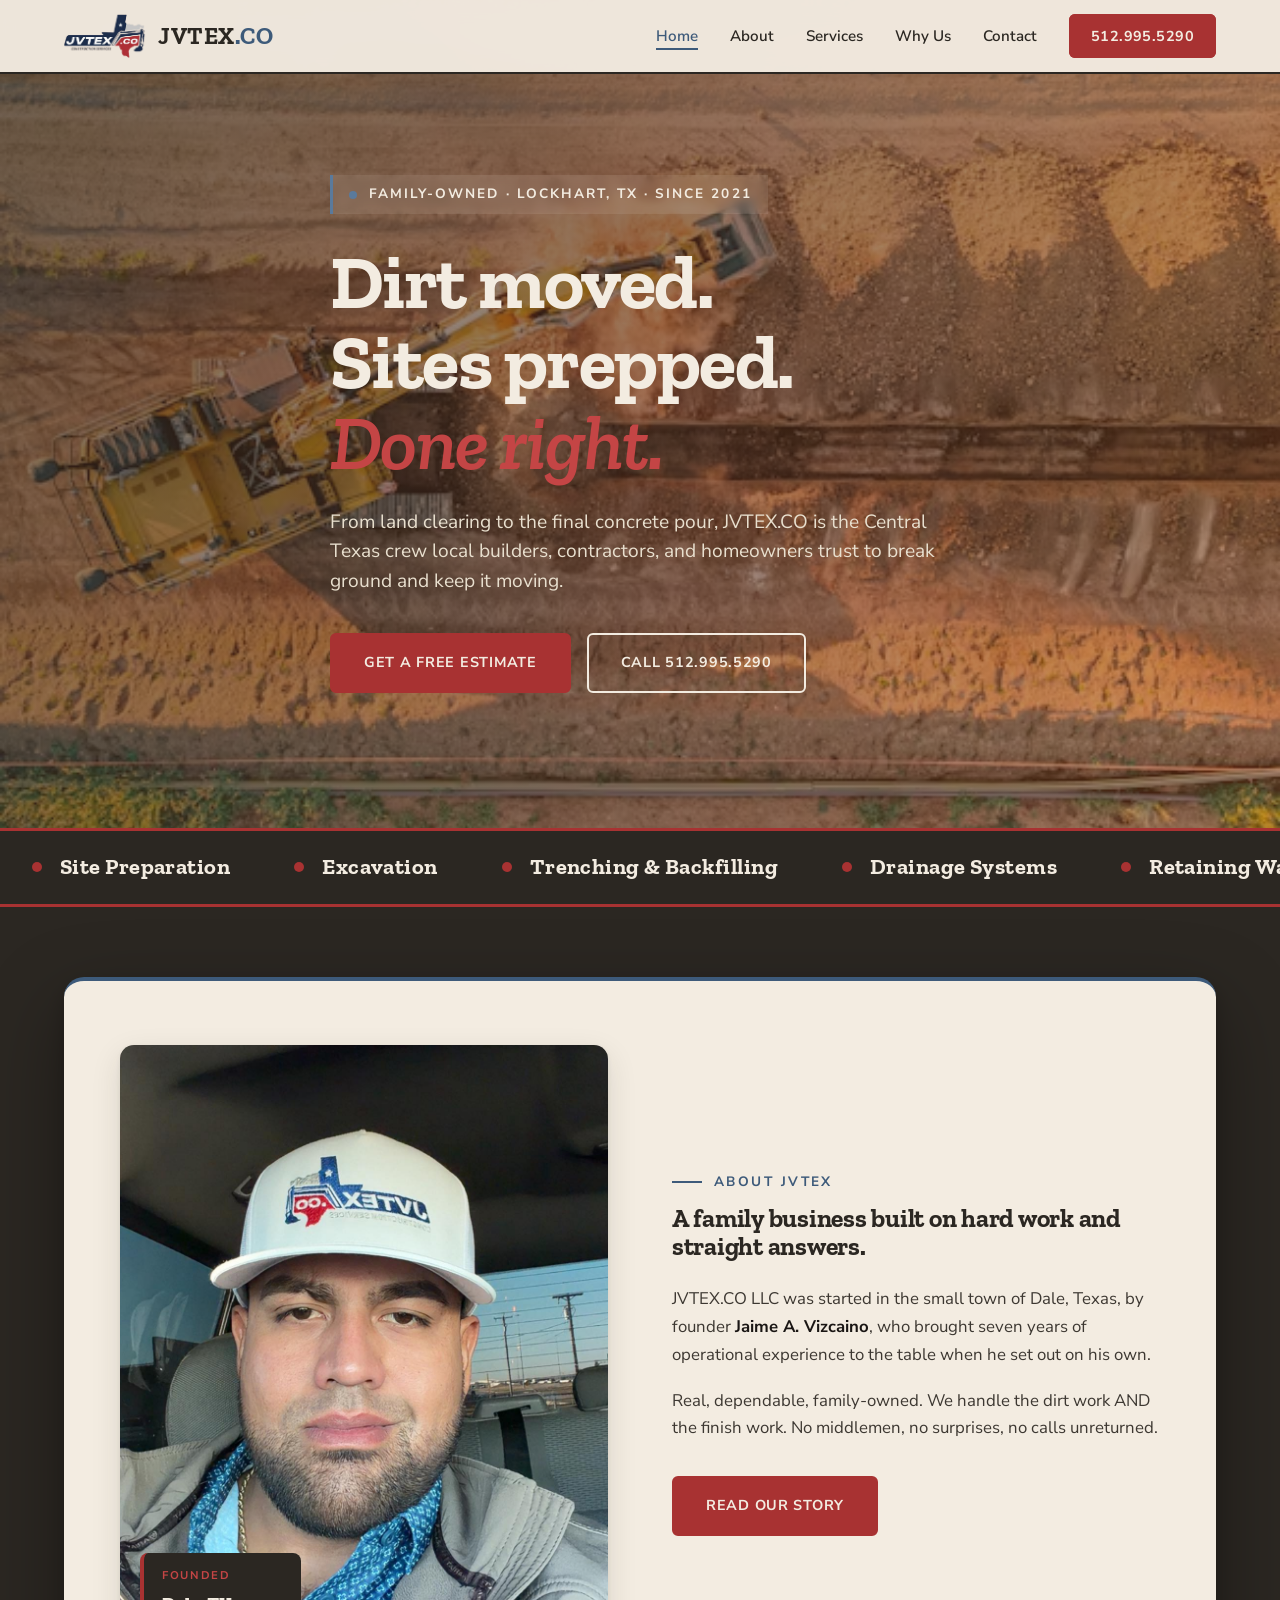
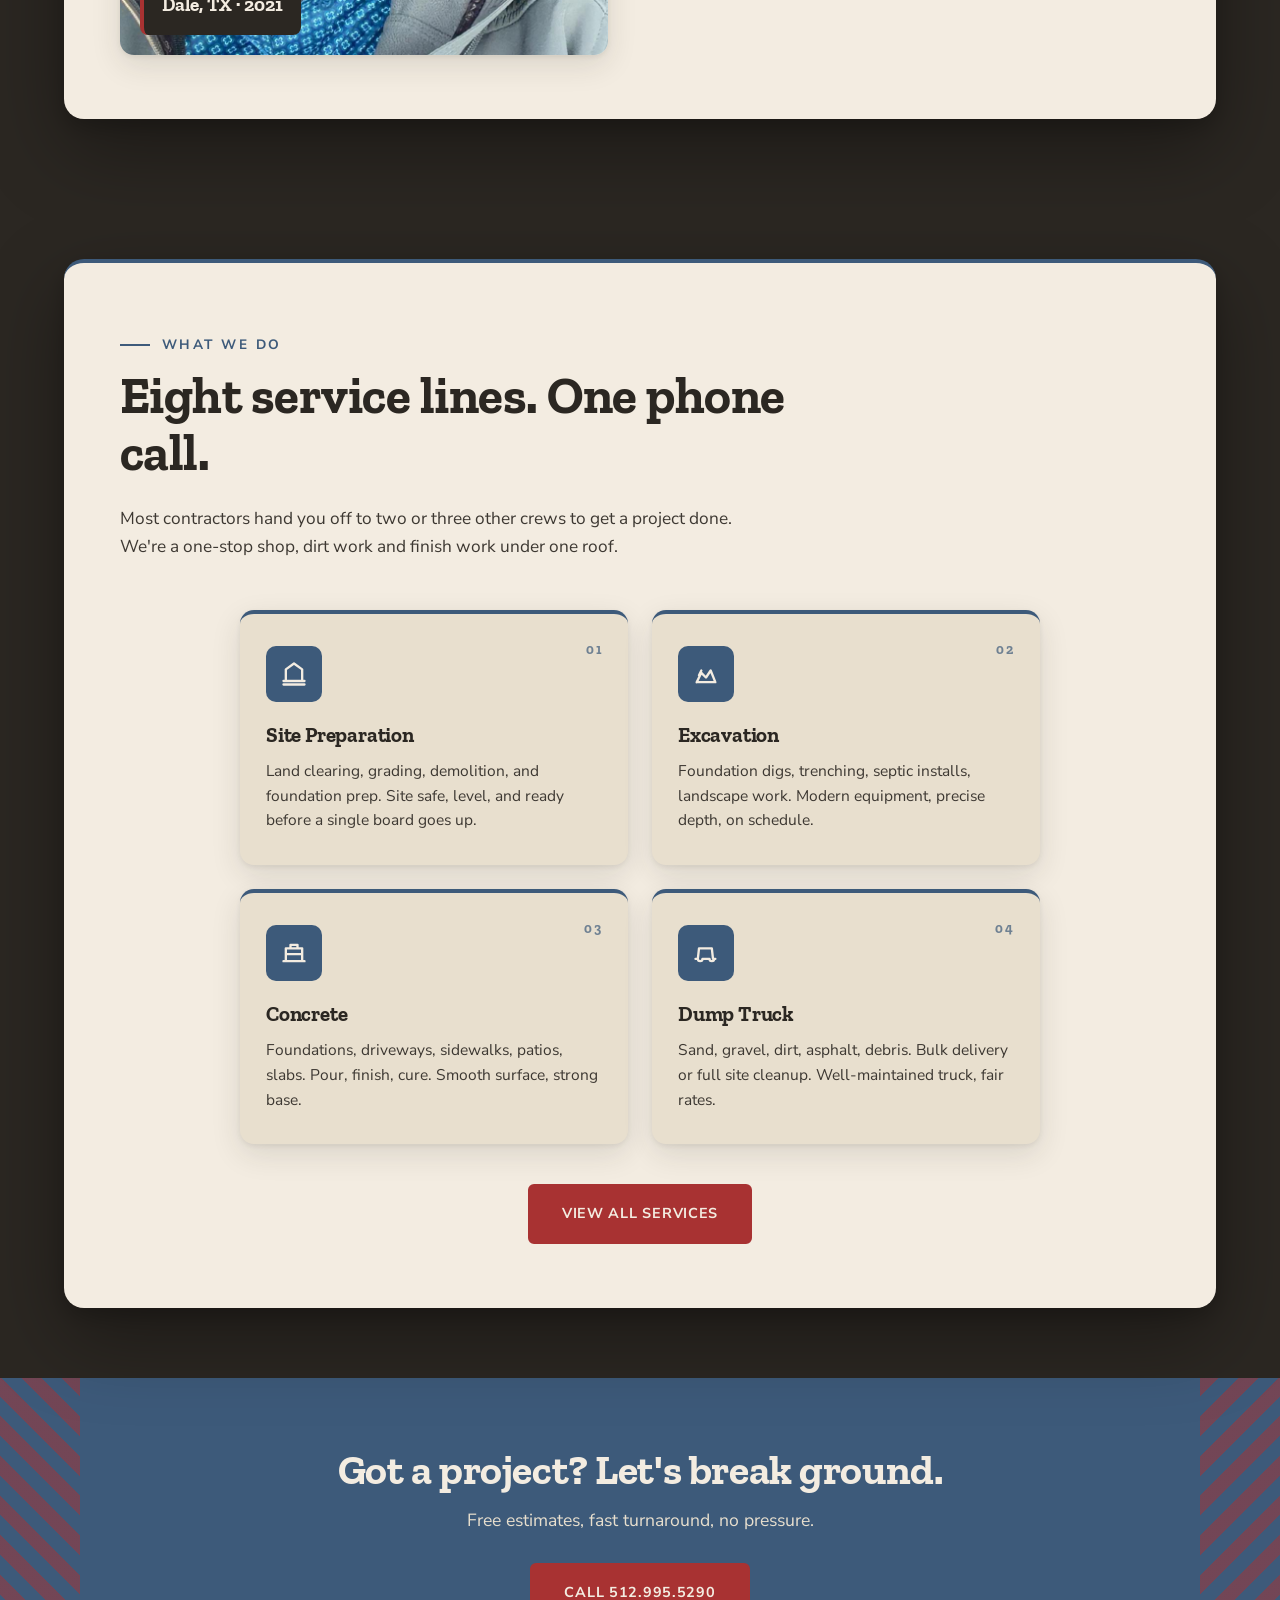
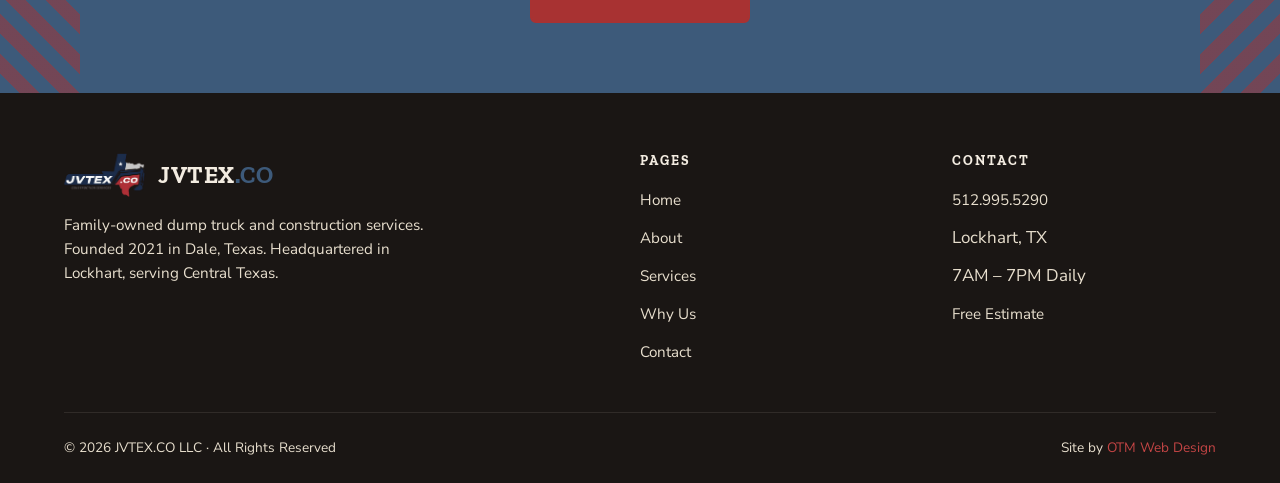
<file: index.html>
<!DOCTYPE html>
<html lang="en">
<head>
<meta charset="UTF-8">
<meta name="viewport" content="width=device-width, initial-scale=1.0">
<title>JVTEX.CO | Dump Truck & Construction Services in Central Texas</title>
<meta name="description" content="Family-owned dump truck and construction services in Central Texas. Site prep, excavation, drainage, retaining walls, demolition, concrete, and trucking. Based in Lockhart, TX since 2021.">

<link rel="preconnect" href="https://fonts.googleapis.com">
<link rel="preconnect" href="https://fonts.gstatic.com" crossorigin>
<link href="https://fonts.googleapis.com/css2?family=Zilla+Slab:wght@500;600;700&family=Nunito+Sans:wght@400;600;700&display=swap" rel="stylesheet">
<link rel="stylesheet" href="style.css">
</head>
<body>

<!-- HEADER -->
<header>
  <div class="nav-wrap">
    <a href="index.html" class="logo">
      <img src="assets/logo.png" alt="JVTEX.CO Logo">
      <span class="logo-text-wrap">JVTEX<span class="logo-dot">.CO</span></span>
    </a>
    <button class="menu-toggle" aria-label="Menu">
      <span></span><span></span><span></span>
    </button>
    <nav>
      <ul>
        <li><a href="index.html">Home</a></li>
        <li><a href="about.html">About</a></li>
        <li><a href="services.html">Services</a></li>
        <li><a href="why.html">Why Us</a></li>
        <li><a href="contact.html">Contact</a></li>
        <li><a href="tel:5129955290" class="cta-btn">512.995.5290</a></li>
      </ul>
    </nav>
  </div>
</header>

<!-- HERO -->
<section class="hero" style="background-image: url('assets/hero-home.jpg');">
  <div class="container">
    <div class="hero-content">
      <div class="hero-eyebrow">Family-Owned · Lockhart, TX · Since 2021</div>
      <h1>Dirt moved.<br>Sites prepped.<br><span class="accent">Done right.</span></h1>
      <p>From land clearing to the final concrete pour, JVTEX.CO is the Central Texas crew local builders, contractors, and homeowners trust to break ground and keep it moving.</p>
      <div class="hero-buttons">
        <a href="contact.html" class="btn-primary">Get a Free Estimate</a>
        <a href="tel:5129955290" class="btn-secondary">Call 512.995.5290</a>
      </div>
    </div>
  </div>
</section>

<!-- MARQUEE -->
<div class="marquee">
  <div class="marquee-track">
    <div class="marquee-item"><span class="marquee-dot"></span>Site Preparation</div>
    <div class="marquee-item"><span class="marquee-dot"></span>Excavation</div>
    <div class="marquee-item"><span class="marquee-dot"></span>Trenching & Backfilling</div>
    <div class="marquee-item"><span class="marquee-dot"></span>Drainage Systems</div>
    <div class="marquee-item"><span class="marquee-dot"></span>Retaining Walls</div>
    <div class="marquee-item"><span class="marquee-dot"></span>Demolition</div>
    <div class="marquee-item"><span class="marquee-dot"></span>Concrete</div>
    <div class="marquee-item"><span class="marquee-dot"></span>Dump Truck Services</div>
    <div class="marquee-item"><span class="marquee-dot"></span>Site Preparation</div>
    <div class="marquee-item"><span class="marquee-dot"></span>Excavation</div>
    <div class="marquee-item"><span class="marquee-dot"></span>Trenching & Backfilling</div>
    <div class="marquee-item"><span class="marquee-dot"></span>Drainage Systems</div>
    <div class="marquee-item"><span class="marquee-dot"></span>Retaining Walls</div>
    <div class="marquee-item"><span class="marquee-dot"></span>Demolition</div>
    <div class="marquee-item"><span class="marquee-dot"></span>Concrete</div>
    <div class="marquee-item"><span class="marquee-dot"></span>Dump Truck Services</div>
  </div>
</div>

<!-- ABOUT PREVIEW (BONE FRAME) -->
<section>
  <div class="container">
    <div class="section-frame frame-bone">
      <div class="about-grid">
        <div class="about-image">
          <img src="assets/owner.jpg" alt="Jaime A. Vizcaino, Founder of JVTEX.CO">
          <div class="about-image-tag">
            <span class="small">Founded</span>
            <span class="big">Dale, TX · 2021</span>
          </div>
        </div>
        <div class="about-text">
          <span class="section-eyebrow">About JVTEX</span>
          <h2>A family business built on hard work and straight answers.</h2>
          <p>JVTEX.CO LLC was started in the small town of Dale, Texas, by founder <strong>Jaime A. Vizcaino</strong>, who brought seven years of operational experience to the table when he set out on his own.</p>
          <p>Real, dependable, family-owned. We handle the dirt work AND the finish work. No middlemen, no surprises, no calls unreturned.</p>
          <a href="about.html" class="btn-primary" style="margin-top: 16px;">Read Our Story</a>
        </div>
      </div>
    </div>
  </div>
</section>

<!-- SERVICES PREVIEW (CLAY FRAME) -->
<section>
  <div class="container">
    <div class="section-frame frame-bone">
      <span class="section-eyebrow">What We Do</span>
      <h2 class="section-title">Eight service lines. One phone call.</h2>
      <p class="section-intro">Most contractors hand you off to two or three other crews to get a project done. We're a one-stop shop, dirt work and finish work under one roof.</p>

      <div class="services-grid grid-2x2">

        <div class="service-card">
          <span class="service-num">01</span>
          <div class="service-icon">
            <svg fill="none" stroke="currentColor" stroke-width="2" viewBox="0 0 24 24"><path stroke-linecap="round" stroke-linejoin="round" d="M3 21h18M3 18h18M5 18V8l7-5 7 5v10"/></svg>
          </div>
          <h3>Site Preparation</h3>
          <p>Land clearing, grading, demolition, and foundation prep. Site safe, level, and ready before a single board goes up.</p>
        </div>

        <div class="service-card">
          <span class="service-num">02</span>
          <div class="service-icon">
            <svg fill="none" stroke="currentColor" stroke-width="2" viewBox="0 0 24 24"><path stroke-linecap="round" stroke-linejoin="round" d="M4 19h16M4 19l4-8 4 4 4-6 4 10M6 13l2-4"/></svg>
          </div>
          <h3>Excavation</h3>
          <p>Foundation digs, trenching, septic installs, landscape work. Modern equipment, precise depth, on schedule.</p>
        </div>

        <div class="service-card">
          <span class="service-num">03</span>
          <div class="service-icon">
            <svg fill="none" stroke="currentColor" stroke-width="2" viewBox="0 0 24 24"><path stroke-linecap="round" stroke-linejoin="round" d="M3 19h18M5 19V8h14v11M5 13h14M9 8V5h6v3"/></svg>
          </div>
          <h3>Concrete</h3>
          <p>Foundations, driveways, sidewalks, patios, slabs. Pour, finish, cure. Smooth surface, strong base.</p>
        </div>

        <div class="service-card">
          <span class="service-num">04</span>
          <div class="service-icon">
            <svg fill="none" stroke="currentColor" stroke-width="2" viewBox="0 0 24 24"><path stroke-linecap="round" stroke-linejoin="round" d="M3 17h2l1-9h11l1 9h2M5 17a2 2 0 104 0M15 17a2 2 0 104 0M9 17h6"/></svg>
          </div>
          <h3>Dump Truck</h3>
          <p>Sand, gravel, dirt, asphalt, debris. Bulk delivery or full site cleanup. Well-maintained truck, fair rates.</p>
        </div>

      </div>

      <div style="text-align: center; margin-top: 40px;">
        <a href="services.html" class="btn-primary">View All Services</a>
      </div>
    </div>
  </div>
</section>

<!-- CTA STRIP -->
<section class="cta-strip">
  <div class="container">
    <h2>Got a project? Let's break ground.</h2>
    <p>Free estimates, fast turnaround, no pressure.</p>
    <a href="tel:5129955290" class="btn-primary">Call 512.995.5290</a>
  </div>
</section>

<!-- FOOTER -->
<footer>
  <div class="container">
    <div class="footer-grid">
      <div class="footer-brand">
        <a href="index.html" class="logo">
          <img src="assets/logo.png" alt="JVTEX.CO Logo">
          <span class="logo-text-wrap">JVTEX<span class="logo-dot">.CO</span></span>
        </a>
        <p>Family-owned dump truck and construction services. Founded 2021 in Dale, Texas. Headquartered in Lockhart, serving Central Texas.</p>
      </div>
      <div class="footer-col">
        <h4>Pages</h4>
        <ul>
          <li><a href="index.html">Home</a></li>
          <li><a href="about.html">About</a></li>
          <li><a href="services.html">Services</a></li>
          <li><a href="why.html">Why Us</a></li>
          <li><a href="contact.html">Contact</a></li>
        </ul>
      </div>
      <div class="footer-col">
        <h4>Contact</h4>
        <ul>
          <li><a href="tel:5129955290">512.995.5290</a></li>
          <li>Lockhart, TX</li>
          <li>7AM – 7PM Daily</li>
          <li><a href="contact.html">Free Estimate</a></li>
        </ul>
      </div>
    </div>
    <div class="footer-bottom">
      <div>© 2026 JVTEX.CO LLC · All Rights Reserved</div>
      <div>Site by <a href="https://otm-designs.com" style="color: var(--barn-light);">OTM Web Design</a></div>
    </div>
  </div>
</footer>

<script src="script.js"></script>
</body>
</html>
</file>
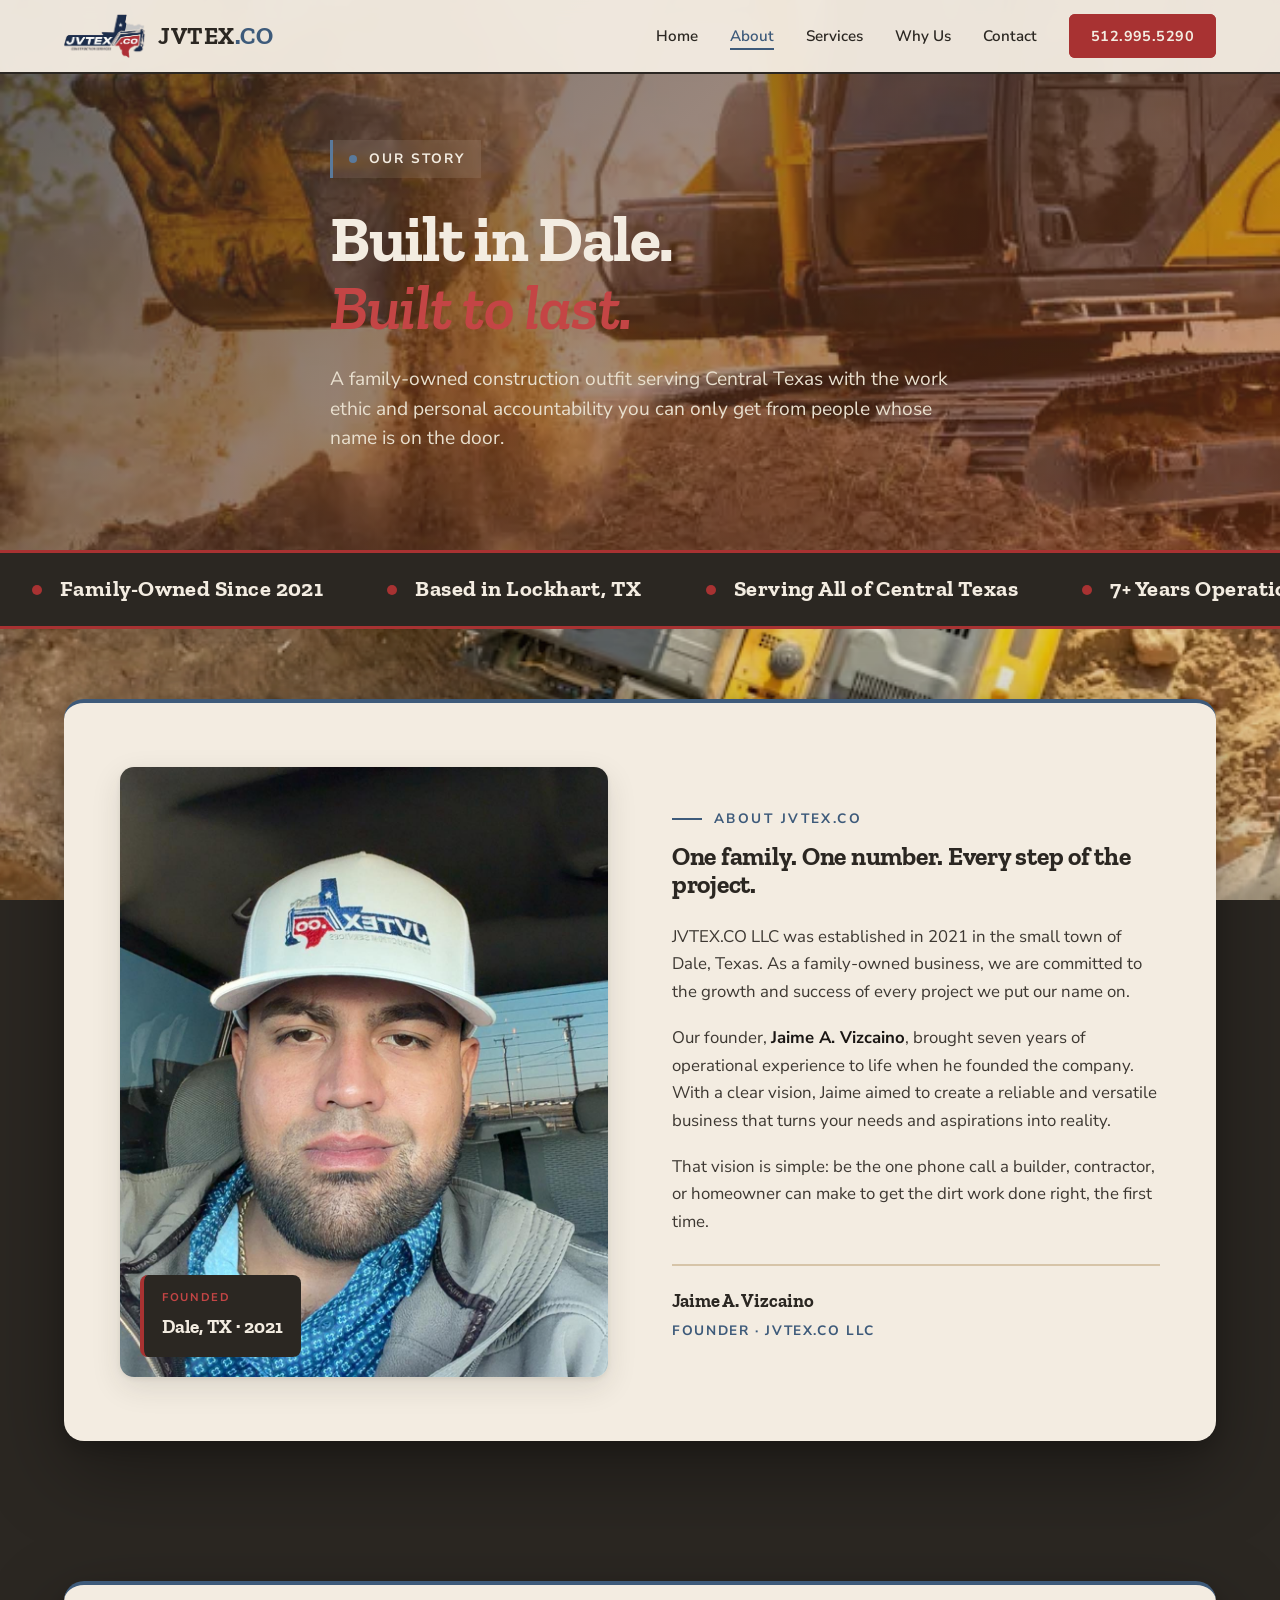
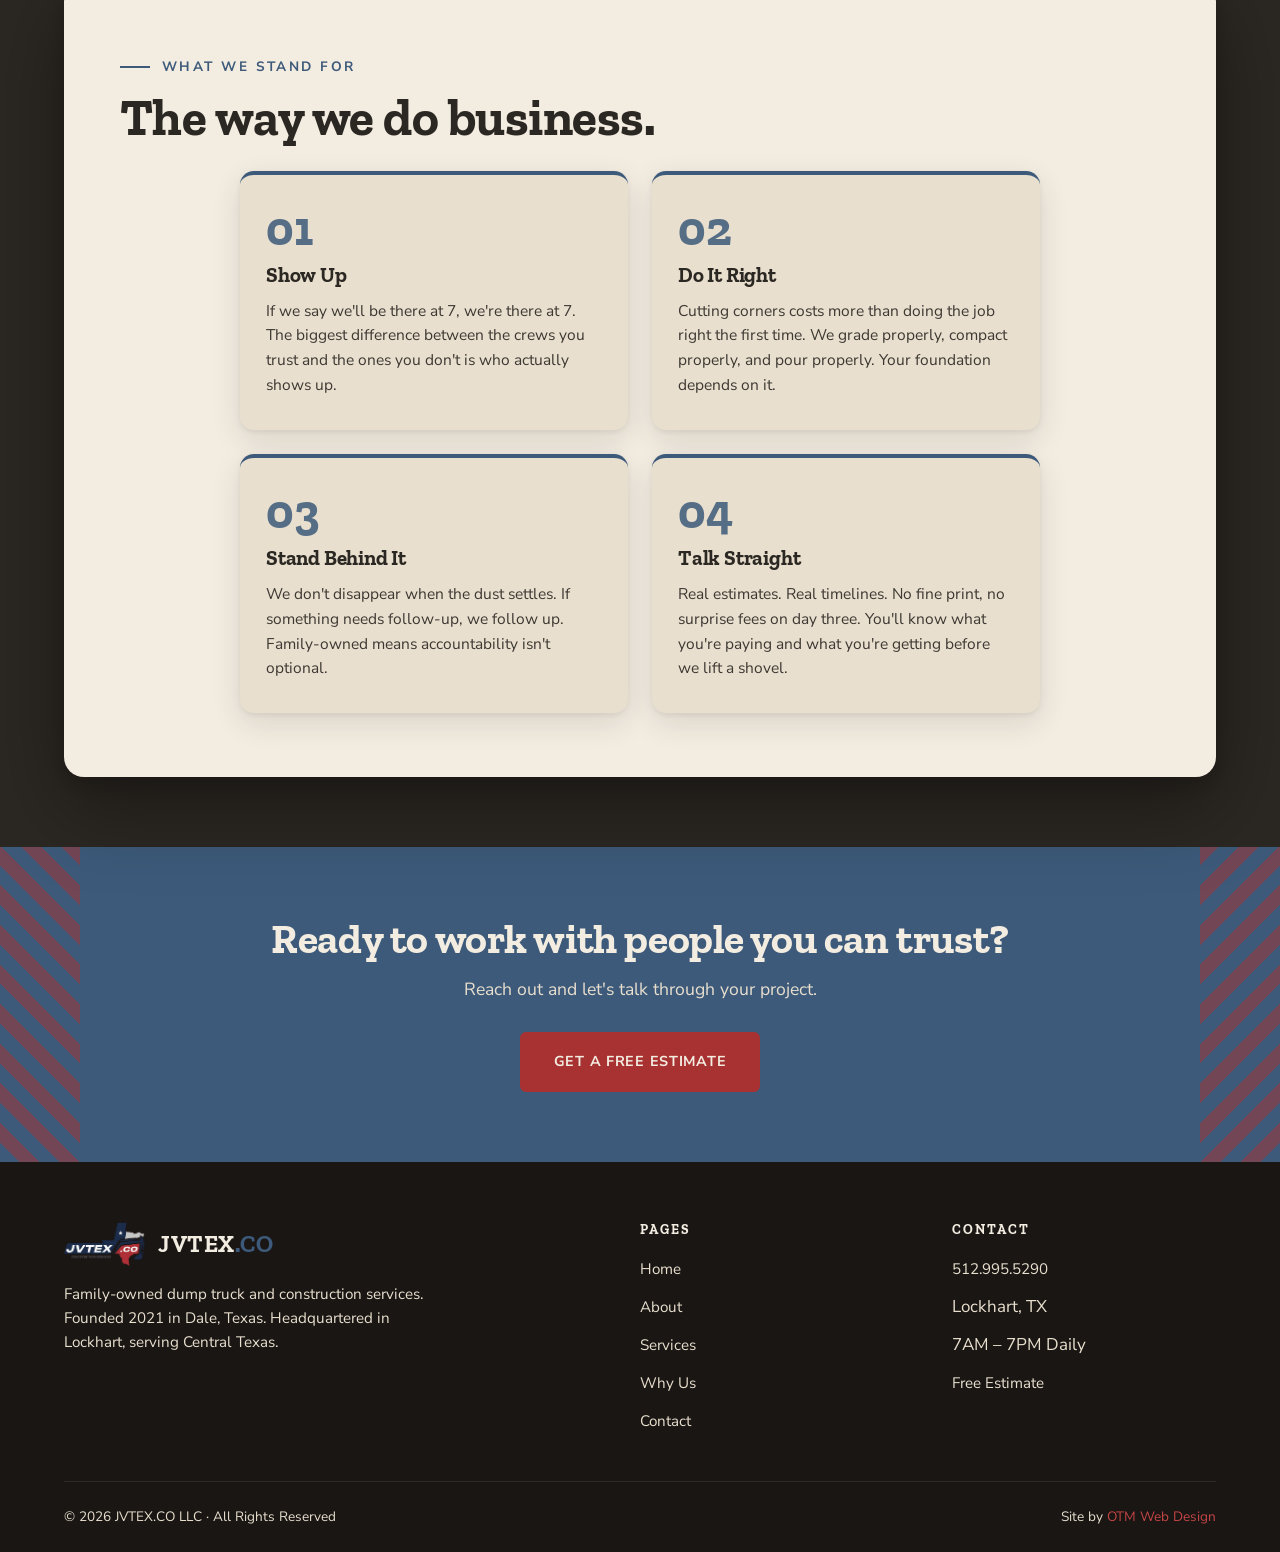
<file: about.html>
<!DOCTYPE html>
<html lang="en">
<head>
<meta charset="UTF-8">
<meta name="viewport" content="width=device-width, initial-scale=1.0">
<title>About JVTEX.CO | Family-Owned Construction in Central Texas</title>
<meta name="description" content="Founded in 2021 in Dale, Texas by Jaime A. Vizcaino. JVTEX.CO is a family-owned dump truck and construction company serving Central Texas.">

<link rel="preconnect" href="https://fonts.googleapis.com">
<link rel="preconnect" href="https://fonts.gstatic.com" crossorigin>
<link href="https://fonts.googleapis.com/css2?family=Zilla+Slab:wght@500;600;700&family=Nunito+Sans:wght@400;600;700&display=swap" rel="stylesheet">
<link rel="stylesheet" href="style.css">
</head>
<body>

<!-- HEADER -->
<header>
  <div class="nav-wrap">
    <a href="index.html" class="logo">
      <img src="assets/logo.png" alt="JVTEX.CO Logo">
      <span class="logo-text-wrap">JVTEX<span class="logo-dot">.CO</span></span>
    </a>
    <button class="menu-toggle" aria-label="Menu">
      <span></span><span></span><span></span>
    </button>
    <nav>
      <ul>
        <li><a href="index.html">Home</a></li>
        <li><a href="about.html">About</a></li>
        <li><a href="services.html">Services</a></li>
        <li><a href="why.html">Why Us</a></li>
        <li><a href="contact.html">Contact</a></li>
        <li><a href="tel:5129955290" class="cta-btn">512.995.5290</a></li>
      </ul>
    </nav>
  </div>
</header>

<!-- HERO -->
<section class="hero hero-inner" style="background-image: url('assets/hero-about.jpg');">
  <div class="container">
    <div class="hero-content">
      <div class="hero-eyebrow">Our Story</div>
      <h1>Built in Dale.<br><span class="accent">Built to last.</span></h1>
      <p>A family-owned construction outfit serving Central Texas with the work ethic and personal accountability you can only get from people whose name is on the door.</p>
    </div>
  </div>
</section>

<!-- MARQUEE -->
<div class="marquee">
  <div class="marquee-track">
    <div class="marquee-item"><span class="marquee-dot"></span>Family-Owned Since 2021</div>
    <div class="marquee-item"><span class="marquee-dot"></span>Based in Lockhart, TX</div>
    <div class="marquee-item"><span class="marquee-dot"></span>Serving All of Central Texas</div>
    <div class="marquee-item"><span class="marquee-dot"></span>7+ Years Operational Experience</div>
    <div class="marquee-item"><span class="marquee-dot"></span>Free Estimates</div>
    <div class="marquee-item"><span class="marquee-dot"></span>Open 7AM–7PM Daily</div>
    <div class="marquee-item"><span class="marquee-dot"></span>Family-Owned Since 2021</div>
    <div class="marquee-item"><span class="marquee-dot"></span>Based in Lockhart, TX</div>
    <div class="marquee-item"><span class="marquee-dot"></span>Serving All of Central Texas</div>
    <div class="marquee-item"><span class="marquee-dot"></span>7+ Years Operational Experience</div>
    <div class="marquee-item"><span class="marquee-dot"></span>Free Estimates</div>
    <div class="marquee-item"><span class="marquee-dot"></span>Open 7AM–7PM Daily</div>
  </div>
</div>

<!-- ABOUT MAIN (BONE FRAME) -->
<section>
  <div class="container">
    <div class="section-frame frame-bone">
      <div class="about-grid">
        <div class="about-image">
          <img src="assets/owner.jpg" alt="Jaime A. Vizcaino, Founder of JVTEX.CO">
          <div class="about-image-tag">
            <span class="small">Founded</span>
            <span class="big">Dale, TX · 2021</span>
          </div>
        </div>
        <div class="about-text">
          <span class="section-eyebrow">About JVTEX.CO</span>
          <h2>One family. One number. Every step of the project.</h2>
          <p>JVTEX.CO LLC was established in 2021 in the small town of Dale, Texas. As a family-owned business, we are committed to the growth and success of every project we put our name on.</p>
          <p>Our founder, <strong>Jaime A. Vizcaino</strong>, brought seven years of operational experience to life when he founded the company. With a clear vision, Jaime aimed to create a reliable and versatile business that turns your needs and aspirations into reality.</p>
          <p>That vision is simple: be the one phone call a builder, contractor, or homeowner can make to get the dirt work done right, the first time.</p>
          <div class="signature-block">
            <div class="name">Jaime A. Vizcaino</div>
            <div class="title">Founder · JVTEX.CO LLC</div>
          </div>
        </div>
      </div>
    </div>
  </div>
</section>

<!-- VALUES (ASPHALT FRAME) -->
<section>
  <div class="container">
    <div class="section-frame frame-bone">
      <span class="section-eyebrow">What We Stand For</span>
      <h2 class="section-title">The way we do business.</h2>

      <div class="services-grid grid-2x2">
        <div class="why-card">
          <span class="num">01</span>
          <h3>Show Up</h3>
          <p>If we say we'll be there at 7, we're there at 7. The biggest difference between the crews you trust and the ones you don't is who actually shows up.</p>
        </div>
        <div class="why-card">
          <span class="num">02</span>
          <h3>Do It Right</h3>
          <p>Cutting corners costs more than doing the job right the first time. We grade properly, compact properly, and pour properly. Your foundation depends on it.</p>
        </div>
        <div class="why-card">
          <span class="num">03</span>
          <h3>Stand Behind It</h3>
          <p>We don't disappear when the dust settles. If something needs follow-up, we follow up. Family-owned means accountability isn't optional.</p>
        </div>
        <div class="why-card">
          <span class="num">04</span>
          <h3>Talk Straight</h3>
          <p>Real estimates. Real timelines. No fine print, no surprise fees on day three. You'll know what you're paying and what you're getting before we lift a shovel.</p>
        </div>
      </div>
    </div>
  </div>
</section>

<!-- CTA STRIP -->
<section class="cta-strip">
  <div class="container">
    <h2>Ready to work with people you can trust?</h2>
    <p>Reach out and let's talk through your project.</p>
    <a href="contact.html" class="btn-primary">Get a Free Estimate</a>
  </div>
</section>

<!-- FOOTER -->
<footer>
  <div class="container">
    <div class="footer-grid">
      <div class="footer-brand">
        <a href="index.html" class="logo">
          <img src="assets/logo.png" alt="JVTEX.CO Logo">
          <span class="logo-text-wrap">JVTEX<span class="logo-dot">.CO</span></span>
        </a>
        <p>Family-owned dump truck and construction services. Founded 2021 in Dale, Texas. Headquartered in Lockhart, serving Central Texas.</p>
      </div>
      <div class="footer-col">
        <h4>Pages</h4>
        <ul>
          <li><a href="index.html">Home</a></li>
          <li><a href="about.html">About</a></li>
          <li><a href="services.html">Services</a></li>
          <li><a href="why.html">Why Us</a></li>
          <li><a href="contact.html">Contact</a></li>
        </ul>
      </div>
      <div class="footer-col">
        <h4>Contact</h4>
        <ul>
          <li><a href="tel:5129955290">512.995.5290</a></li>
          <li>Lockhart, TX</li>
          <li>7AM – 7PM Daily</li>
          <li><a href="contact.html">Free Estimate</a></li>
        </ul>
      </div>
    </div>
    <div class="footer-bottom">
      <div>© 2026 JVTEX.CO LLC · All Rights Reserved</div>
      <div>Site by <a href="https://otm-designs.com" style="color: var(--barn-light);">OTM Web Design</a></div>
    </div>
  </div>
</footer>

<script src="script.js"></script>
</body>
</html>
</file>
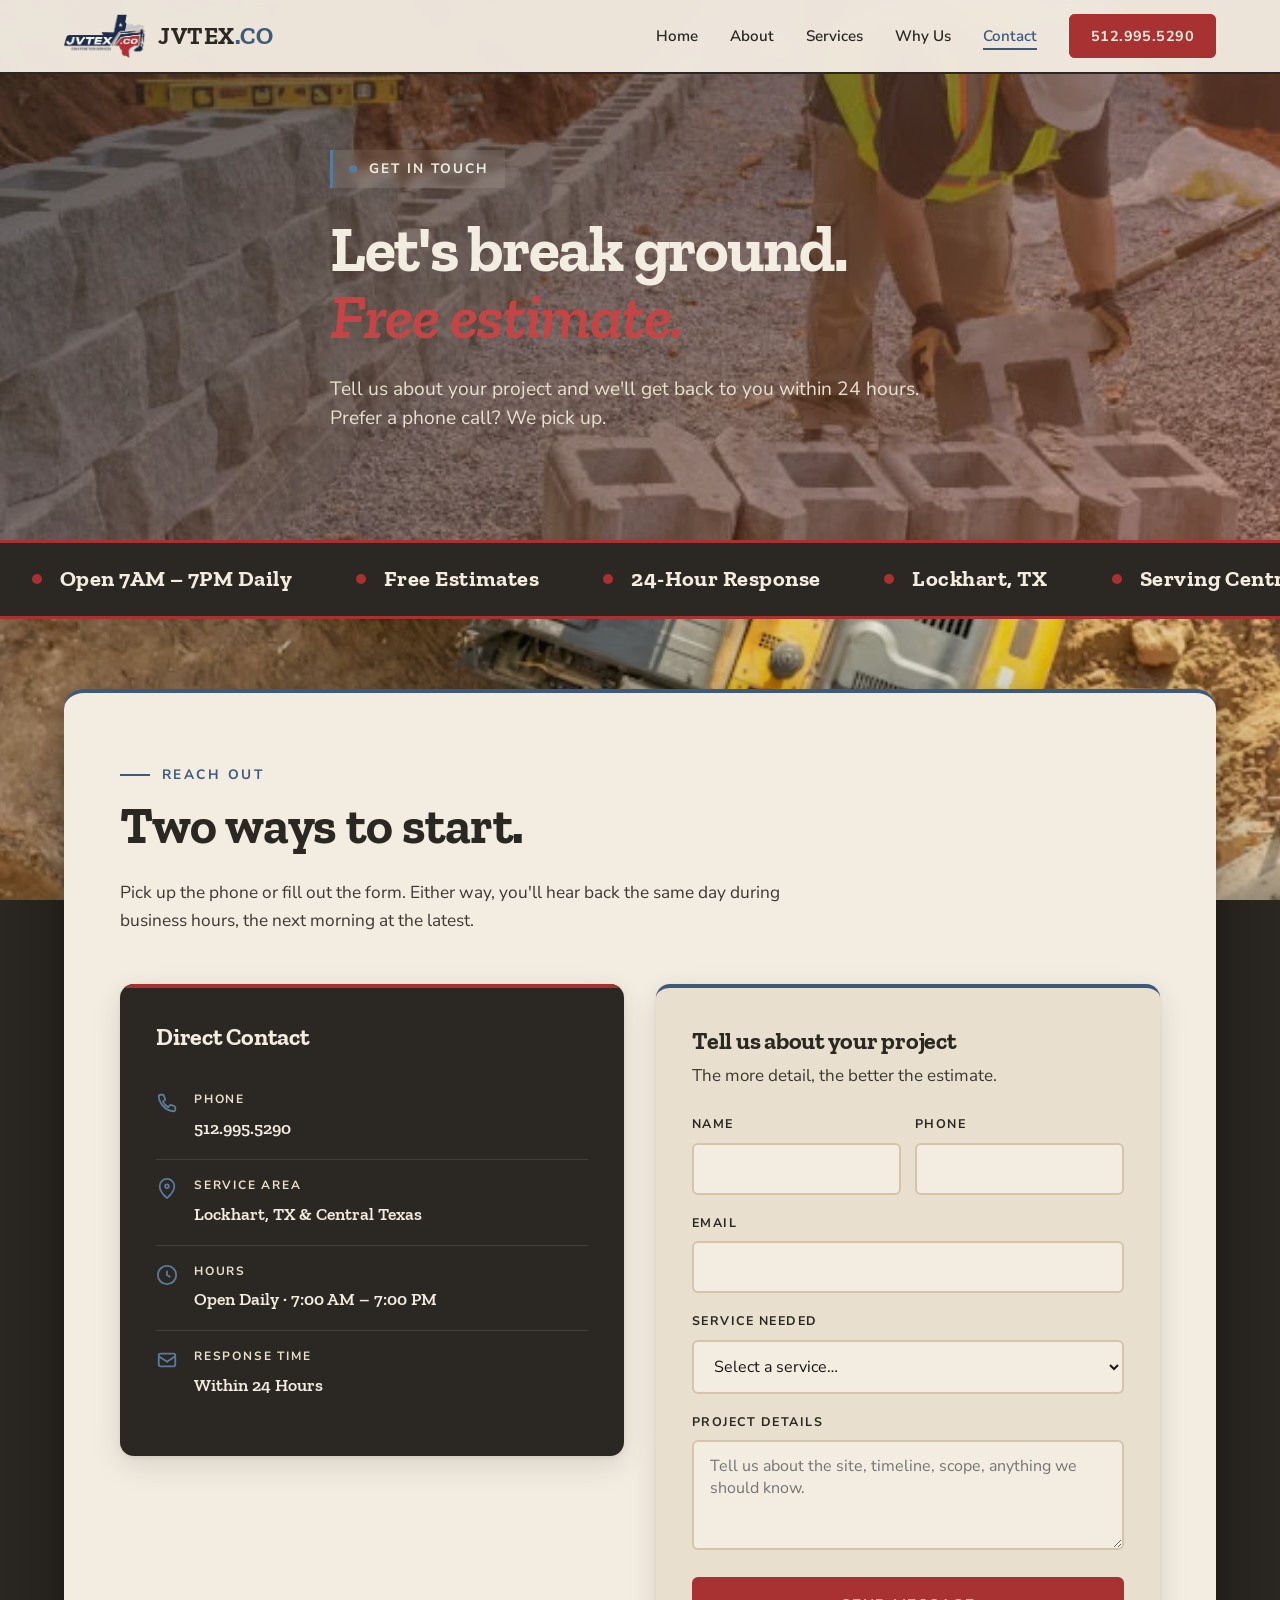
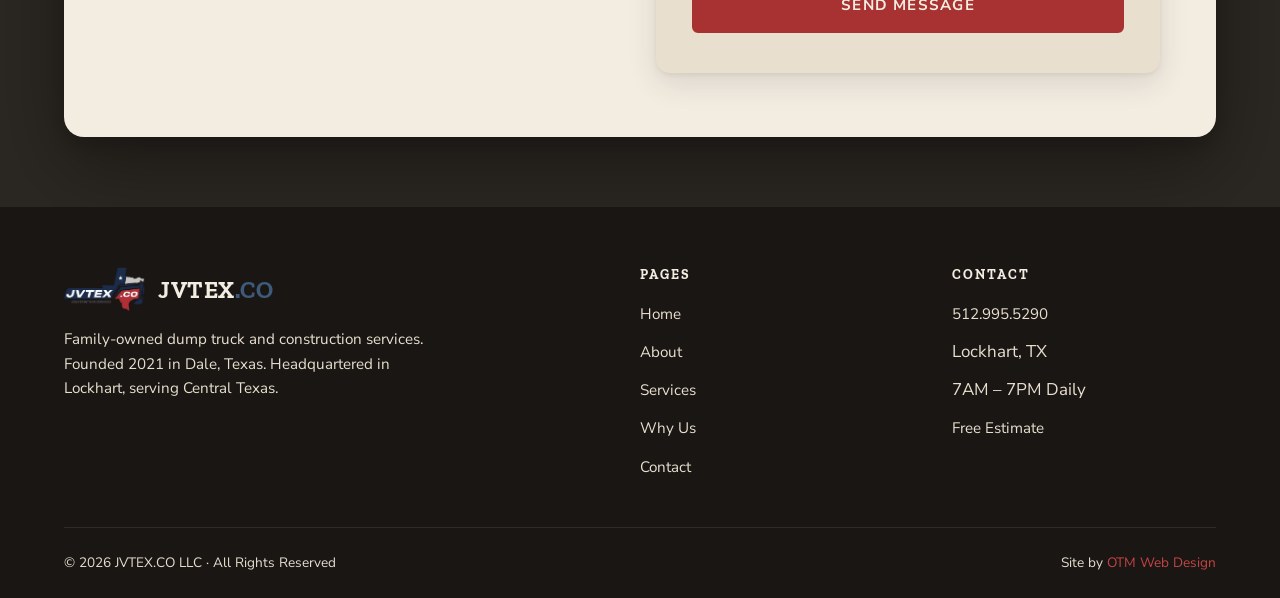
<file: contact.html>
<!DOCTYPE html>
<html lang="en">
<head>
<meta charset="UTF-8">
<meta name="viewport" content="width=device-width, initial-scale=1.0">
<title>Contact JVTEX.CO | Free Estimates, Central Texas</title>
<meta name="description" content="Get in touch with JVTEX.CO for a free estimate on your construction or dump truck project. Call 512.995.5290 or send us a message.">

<link rel="preconnect" href="https://fonts.googleapis.com">
<link rel="preconnect" href="https://fonts.gstatic.com" crossorigin>
<link href="https://fonts.googleapis.com/css2?family=Zilla+Slab:wght@500;600;700&family=Nunito+Sans:wght@400;600;700&display=swap" rel="stylesheet">
<link rel="stylesheet" href="style.css">
</head>
<body>

<!-- HEADER -->
<header>
  <div class="nav-wrap">
    <a href="index.html" class="logo">
      <img src="assets/logo.png" alt="JVTEX.CO Logo">
      <span class="logo-text-wrap">JVTEX<span class="logo-dot">.CO</span></span>
    </a>
    <button class="menu-toggle" aria-label="Menu">
      <span></span><span></span><span></span>
    </button>
    <nav>
      <ul>
        <li><a href="index.html">Home</a></li>
        <li><a href="about.html">About</a></li>
        <li><a href="services.html">Services</a></li>
        <li><a href="why.html">Why Us</a></li>
        <li><a href="contact.html">Contact</a></li>
        <li><a href="tel:5129955290" class="cta-btn">512.995.5290</a></li>
      </ul>
    </nav>
  </div>
</header>

<!-- HERO -->
<section class="hero hero-inner" style="background-image: url('assets/hero-contact.jpg');">
  <div class="container">
    <div class="hero-content">
      <div class="hero-eyebrow">Get In Touch</div>
      <h1>Let's break ground.<br><span class="accent">Free estimate.</span></h1>
      <p>Tell us about your project and we'll get back to you within 24 hours. Prefer a phone call? We pick up.</p>
    </div>
  </div>
</section>

<!-- MARQUEE -->
<div class="marquee">
  <div class="marquee-track">
    <div class="marquee-item"><span class="marquee-dot"></span>Open 7AM – 7PM Daily</div>
    <div class="marquee-item"><span class="marquee-dot"></span>Free Estimates</div>
    <div class="marquee-item"><span class="marquee-dot"></span>24-Hour Response</div>
    <div class="marquee-item"><span class="marquee-dot"></span>Lockhart, TX</div>
    <div class="marquee-item"><span class="marquee-dot"></span>Serving Central Texas</div>
    <div class="marquee-item"><span class="marquee-dot"></span>Call 512.995.5290</div>
    <div class="marquee-item"><span class="marquee-dot"></span>Open 7AM – 7PM Daily</div>
    <div class="marquee-item"><span class="marquee-dot"></span>Free Estimates</div>
    <div class="marquee-item"><span class="marquee-dot"></span>24-Hour Response</div>
    <div class="marquee-item"><span class="marquee-dot"></span>Lockhart, TX</div>
    <div class="marquee-item"><span class="marquee-dot"></span>Serving Central Texas</div>
    <div class="marquee-item"><span class="marquee-dot"></span>Call 512.995.5290</div>
  </div>
</div>

<!-- CONTACT (BONE FRAME holding contact info + form) -->
<section>
  <div class="container">
    <div class="section-frame frame-bone">
      <span class="section-eyebrow">Reach Out</span>
      <h2 class="section-title">Two ways to start.</h2>
      <p class="section-intro">Pick up the phone or fill out the form. Either way, you'll hear back the same day during business hours, the next morning at the latest.</p>

      <div class="contact-grid">
        <div class="contact-info-block">
          <h3>Direct Contact</h3>

          <div class="contact-row">
            <svg fill="none" stroke="currentColor" stroke-width="2" viewBox="0 0 24 24"><path stroke-linecap="round" stroke-linejoin="round" d="M3 5a2 2 0 012-2h2.5a1 1 0 01.95.68l1.5 4a1 1 0 01-.27 1.05l-2.18 1.82a11 11 0 005.95 5.95l1.82-2.18a1 1 0 011.05-.27l4 1.5a1 1 0 01.68.95V19a2 2 0 01-2 2A18 18 0 013 5z"/></svg>
            <div>
              <div class="label">Phone</div>
              <a href="tel:5129955290" class="value">512.995.5290</a>
            </div>
          </div>

          <div class="contact-row">
            <svg fill="none" stroke="currentColor" stroke-width="2" viewBox="0 0 24 24"><path stroke-linecap="round" stroke-linejoin="round" d="M12 22s8-7 8-13a8 8 0 10-16 0c0 6 8 13 8 13zM12 11a2 2 0 100-4 2 2 0 000 4z"/></svg>
            <div>
              <div class="label">Service Area</div>
              <span class="value">Lockhart, TX & Central Texas</span>
            </div>
          </div>

          <div class="contact-row">
            <svg fill="none" stroke="currentColor" stroke-width="2" viewBox="0 0 24 24"><path stroke-linecap="round" stroke-linejoin="round" d="M12 8v4l3 2M12 22a10 10 0 110-20 10 10 0 010 20z"/></svg>
            <div>
              <div class="label">Hours</div>
              <span class="value">Open Daily · 7:00 AM – 7:00 PM</span>
            </div>
          </div>

          <div class="contact-row">
            <svg fill="none" stroke="currentColor" stroke-width="2" viewBox="0 0 24 24"><path stroke-linecap="round" stroke-linejoin="round" d="M3 8l9 6 9-6M5 19h14a2 2 0 002-2V7a2 2 0 00-2-2H5a2 2 0 00-2 2v10a2 2 0 002 2z"/></svg>
            <div>
              <div class="label">Response Time</div>
              <span class="value">Within 24 Hours</span>
            </div>
          </div>
        </div>

        <div class="form-block">
          <h3>Tell us about your project</h3>
          <p class="form-intro">The more detail, the better the estimate.</p>

          <form class="contact-form" action="https://formspree.io/f/REPLACE_ME" method="POST">
            <div class="form-row">
              <div class="form-group">
                <label for="name">Name</label>
                <input type="text" id="name" name="name" required>
              </div>
              <div class="form-group">
                <label for="phone">Phone</label>
                <input type="tel" id="phone" name="phone">
              </div>
            </div>
            <div class="form-group">
              <label for="email">Email</label>
              <input type="email" id="email" name="email" required>
            </div>
            <div class="form-group">
              <label for="service">Service Needed</label>
              <select id="service" name="service">
                <option>Select a service…</option>
                <option>Site Preparation</option>
                <option>Excavation</option>
                <option>Trenching & Backfilling</option>
                <option>Drainage Systems</option>
                <option>Retaining Walls</option>
                <option>Demolition</option>
                <option>Concrete</option>
                <option>Trucking / Hauling</option>
                <option>Multiple / Not Sure</option>
              </select>
            </div>
            <div class="form-group">
              <label for="message">Project Details</label>
              <textarea id="message" name="message" placeholder="Tell us about the site, timeline, scope, anything we should know."></textarea>
            </div>
            <button type="submit">Send Message</button>
          </form>
        </div>
      </div>
    </div>
  </div>
</section>

<!-- FOOTER -->
<footer>
  <div class="container">
    <div class="footer-grid">
      <div class="footer-brand">
        <a href="index.html" class="logo">
          <img src="assets/logo.png" alt="JVTEX.CO Logo">
          <span class="logo-text-wrap">JVTEX<span class="logo-dot">.CO</span></span>
        </a>
        <p>Family-owned dump truck and construction services. Founded 2021 in Dale, Texas. Headquartered in Lockhart, serving Central Texas.</p>
      </div>
      <div class="footer-col">
        <h4>Pages</h4>
        <ul>
          <li><a href="index.html">Home</a></li>
          <li><a href="about.html">About</a></li>
          <li><a href="services.html">Services</a></li>
          <li><a href="why.html">Why Us</a></li>
          <li><a href="contact.html">Contact</a></li>
        </ul>
      </div>
      <div class="footer-col">
        <h4>Contact</h4>
        <ul>
          <li><a href="tel:5129955290">512.995.5290</a></li>
          <li>Lockhart, TX</li>
          <li>7AM – 7PM Daily</li>
          <li><a href="contact.html">Free Estimate</a></li>
        </ul>
      </div>
    </div>
    <div class="footer-bottom">
      <div>© 2026 JVTEX.CO LLC · All Rights Reserved</div>
      <div>Site by <a href="https://otm-designs.com" style="color: var(--barn-light);">OTM Web Design</a></div>
    </div>
  </div>
</footer>

<script src="script.js"></script>
</body>
</html>
</file>
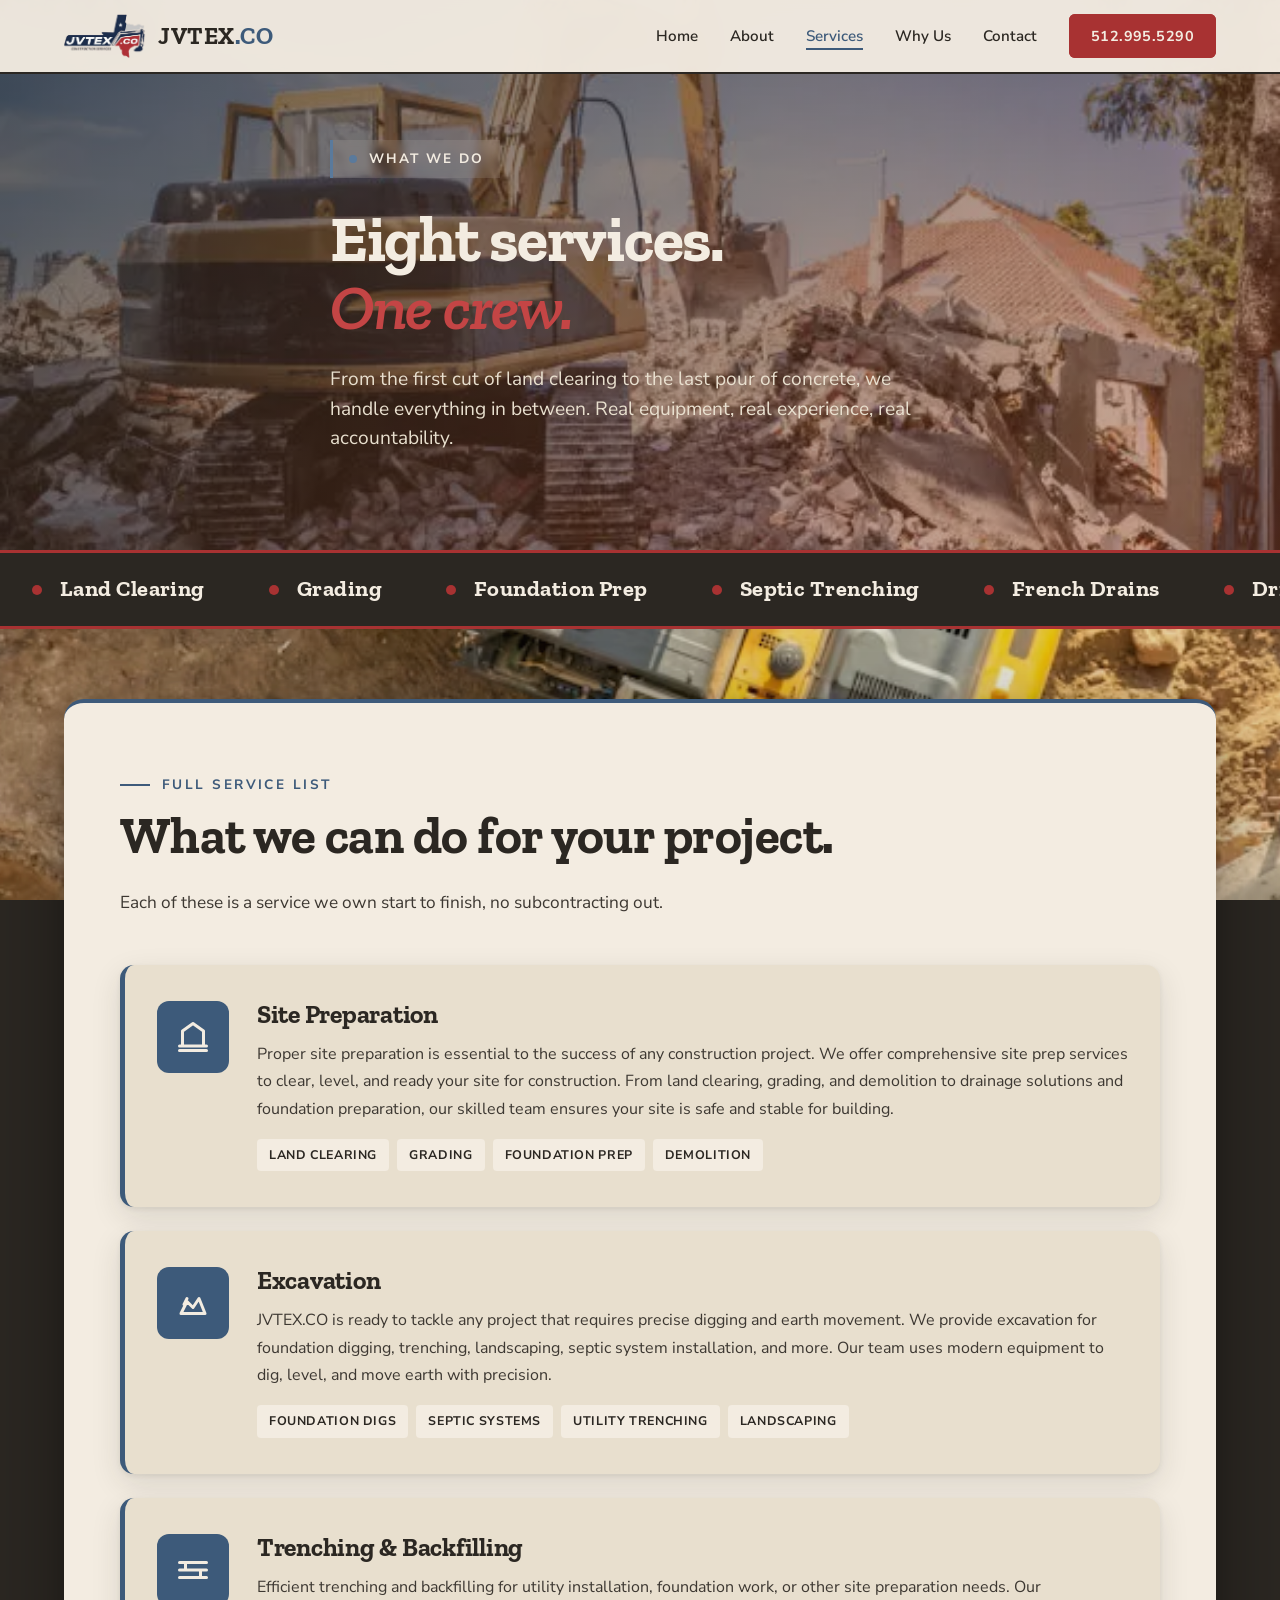
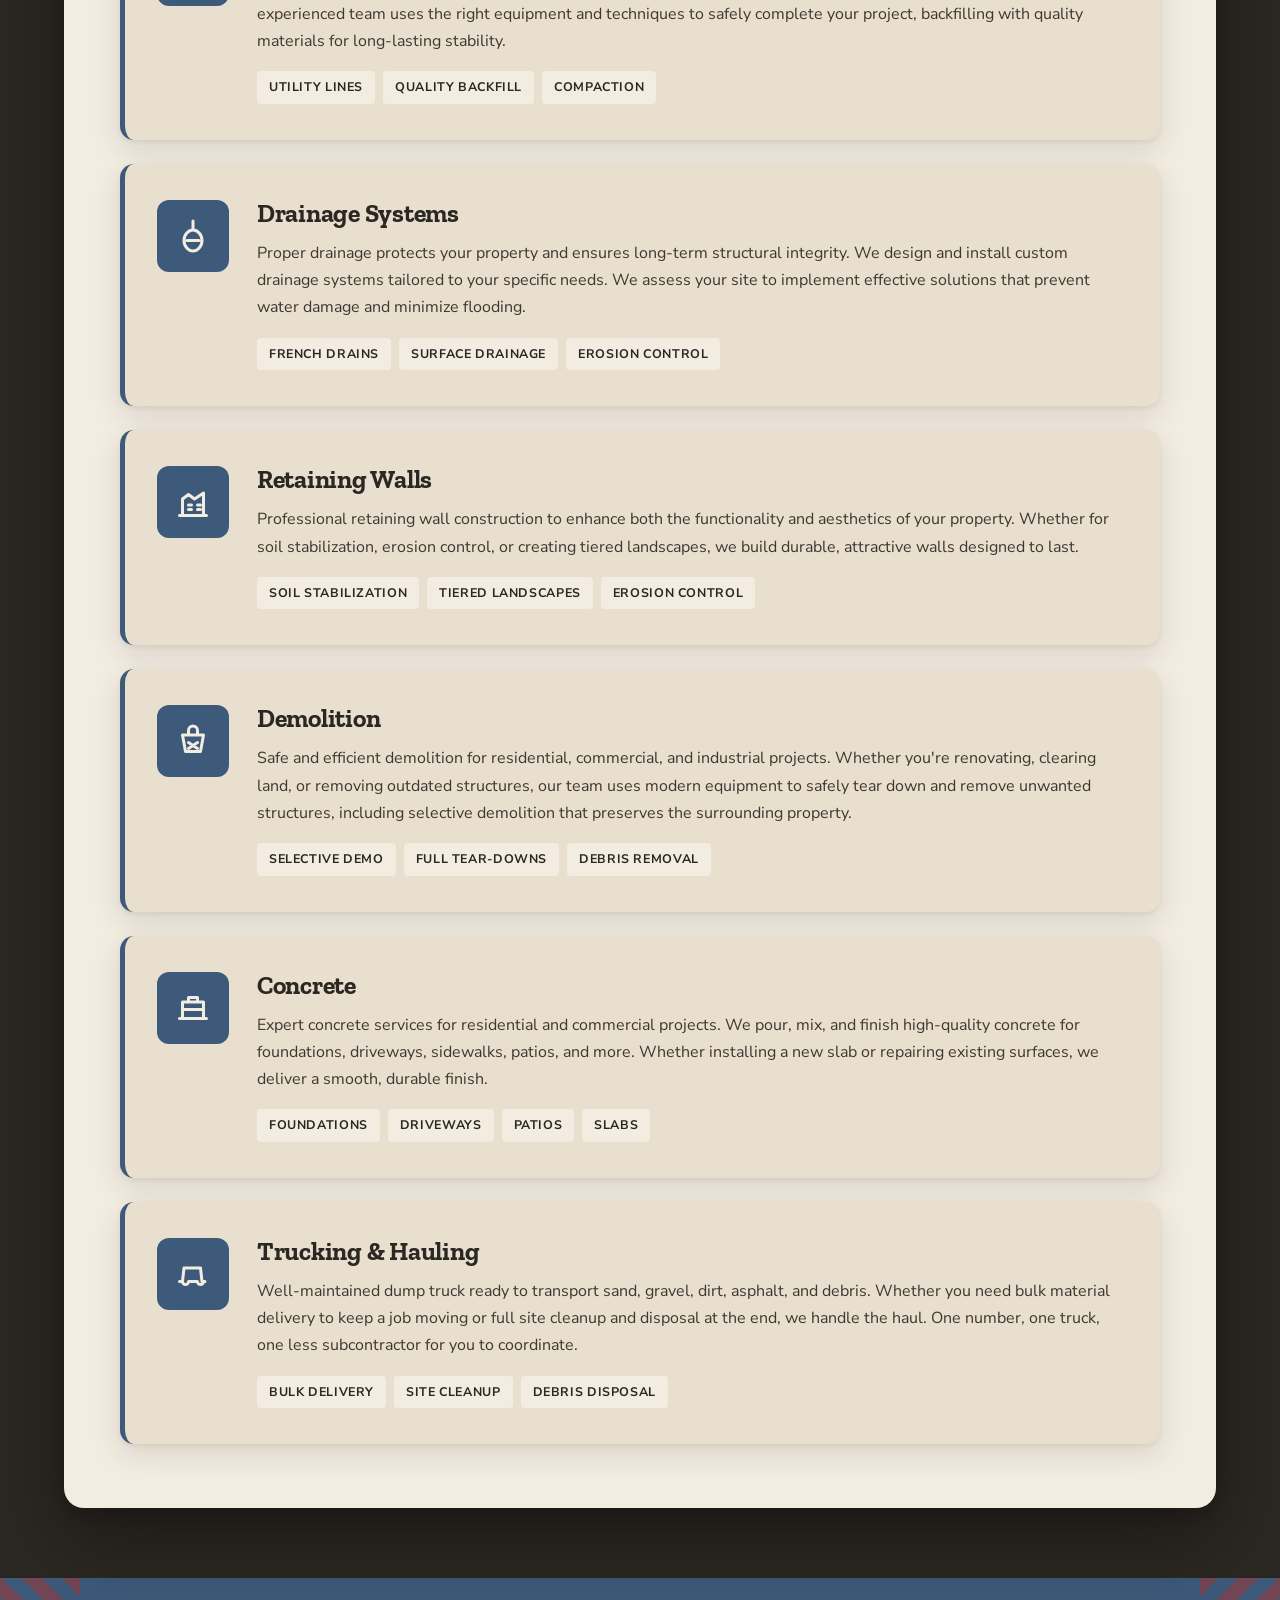
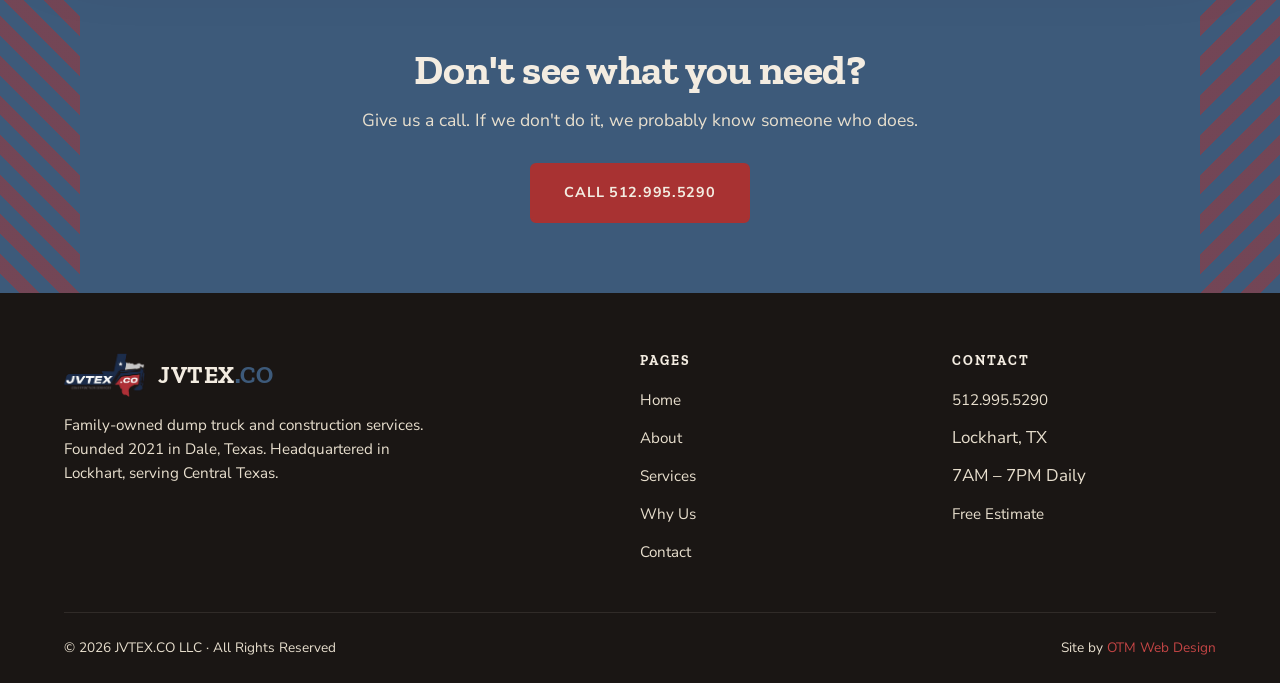
<file: services.html>
<!DOCTYPE html>
<html lang="en">
<head>
<meta charset="UTF-8">
<meta name="viewport" content="width=device-width, initial-scale=1.0">
<title>Services | JVTEX.CO Construction & Trucking, Central Texas</title>
<meta name="description" content="Site preparation, excavation, trenching, drainage, retaining walls, demolition, concrete, and dump truck services across Central Texas. JVTEX.CO does it all.">

<link rel="preconnect" href="https://fonts.googleapis.com">
<link rel="preconnect" href="https://fonts.gstatic.com" crossorigin>
<link href="https://fonts.googleapis.com/css2?family=Zilla+Slab:wght@500;600;700&family=Nunito+Sans:wght@400;600;700&display=swap" rel="stylesheet">
<link rel="stylesheet" href="style.css">
</head>
<body>

<!-- HEADER -->
<header>
  <div class="nav-wrap">
    <a href="index.html" class="logo">
      <img src="assets/logo.png" alt="JVTEX.CO Logo">
      <span class="logo-text-wrap">JVTEX<span class="logo-dot">.CO</span></span>
    </a>
    <button class="menu-toggle" aria-label="Menu">
      <span></span><span></span><span></span>
    </button>
    <nav>
      <ul>
        <li><a href="index.html">Home</a></li>
        <li><a href="about.html">About</a></li>
        <li><a href="services.html">Services</a></li>
        <li><a href="why.html">Why Us</a></li>
        <li><a href="contact.html">Contact</a></li>
        <li><a href="tel:5129955290" class="cta-btn">512.995.5290</a></li>
      </ul>
    </nav>
  </div>
</header>

<!-- HERO -->
<section class="hero hero-inner" style="background-image: url('assets/hero-services.jpg');">
  <div class="container">
    <div class="hero-content">
      <div class="hero-eyebrow">What We Do</div>
      <h1>Eight services.<br><span class="accent">One crew.</span></h1>
      <p>From the first cut of land clearing to the last pour of concrete, we handle everything in between. Real equipment, real experience, real accountability.</p>
    </div>
  </div>
</section>

<!-- MARQUEE -->
<div class="marquee">
  <div class="marquee-track">
    <div class="marquee-item"><span class="marquee-dot"></span>Land Clearing</div>
    <div class="marquee-item"><span class="marquee-dot"></span>Grading</div>
    <div class="marquee-item"><span class="marquee-dot"></span>Foundation Prep</div>
    <div class="marquee-item"><span class="marquee-dot"></span>Septic Trenching</div>
    <div class="marquee-item"><span class="marquee-dot"></span>French Drains</div>
    <div class="marquee-item"><span class="marquee-dot"></span>Driveways</div>
    <div class="marquee-item"><span class="marquee-dot"></span>Patios</div>
    <div class="marquee-item"><span class="marquee-dot"></span>Sidewalks</div>
    <div class="marquee-item"><span class="marquee-dot"></span>Slabs</div>
    <div class="marquee-item"><span class="marquee-dot"></span>Hauling</div>
    <div class="marquee-item"><span class="marquee-dot"></span>Land Clearing</div>
    <div class="marquee-item"><span class="marquee-dot"></span>Grading</div>
    <div class="marquee-item"><span class="marquee-dot"></span>Foundation Prep</div>
    <div class="marquee-item"><span class="marquee-dot"></span>Septic Trenching</div>
    <div class="marquee-item"><span class="marquee-dot"></span>French Drains</div>
    <div class="marquee-item"><span class="marquee-dot"></span>Driveways</div>
    <div class="marquee-item"><span class="marquee-dot"></span>Patios</div>
    <div class="marquee-item"><span class="marquee-dot"></span>Sidewalks</div>
    <div class="marquee-item"><span class="marquee-dot"></span>Slabs</div>
    <div class="marquee-item"><span class="marquee-dot"></span>Hauling</div>
  </div>
</div>

<!-- SERVICE DETAILS (BONE FRAME) -->
<section>
  <div class="container">
    <div class="section-frame frame-bone">
      <span class="section-eyebrow">Full Service List</span>
      <h2 class="section-title">What we can do for your project.</h2>
      <p class="section-intro">Each of these is a service we own start to finish, no subcontracting out.</p>

      <div class="service-detail">
        <div class="icon-wrap">
          <svg fill="none" stroke="currentColor" stroke-width="2" viewBox="0 0 24 24"><path stroke-linecap="round" stroke-linejoin="round" d="M3 21h18M3 18h18M5 18V8l7-5 7 5v10"/></svg>
        </div>
        <div>
          <h3>Site Preparation</h3>
          <p>Proper site preparation is essential to the success of any construction project. We offer comprehensive site prep services to clear, level, and ready your site for construction. From land clearing, grading, and demolition to drainage solutions and foundation preparation, our skilled team ensures your site is safe and stable for building.</p>
          <div class="tags">
            <span class="tag">Land Clearing</span>
            <span class="tag">Grading</span>
            <span class="tag">Foundation Prep</span>
            <span class="tag">Demolition</span>
          </div>
        </div>
      </div>

      <div class="service-detail">
        <div class="icon-wrap">
          <svg fill="none" stroke="currentColor" stroke-width="2" viewBox="0 0 24 24"><path stroke-linecap="round" stroke-linejoin="round" d="M4 19h16M4 19l4-8 4 4 4-6 4 10M6 13l2-4"/></svg>
        </div>
        <div>
          <h3>Excavation</h3>
          <p>JVTEX.CO is ready to tackle any project that requires precise digging and earth movement. We provide excavation for foundation digging, trenching, landscaping, septic system installation, and more. Our team uses modern equipment to dig, level, and move earth with precision.</p>
          <div class="tags">
            <span class="tag">Foundation Digs</span>
            <span class="tag">Septic Systems</span>
            <span class="tag">Utility Trenching</span>
            <span class="tag">Landscaping</span>
          </div>
        </div>
      </div>

      <div class="service-detail">
        <div class="icon-wrap">
          <svg fill="none" stroke="currentColor" stroke-width="2" viewBox="0 0 24 24"><path stroke-linecap="round" stroke-linejoin="round" d="M3 12h18M3 7h18M3 17h18M7 12V7M17 12v5"/></svg>
        </div>
        <div>
          <h3>Trenching & Backfilling</h3>
          <p>Efficient trenching and backfilling for utility installation, foundation work, or other site preparation needs. Our experienced team uses the right equipment and techniques to safely complete your project, backfilling with quality materials for long-lasting stability.</p>
          <div class="tags">
            <span class="tag">Utility Lines</span>
            <span class="tag">Quality Backfill</span>
            <span class="tag">Compaction</span>
          </div>
        </div>
      </div>

      <div class="service-detail">
        <div class="icon-wrap">
          <svg fill="none" stroke="currentColor" stroke-width="2" viewBox="0 0 24 24"><path stroke-linecap="round" stroke-linejoin="round" d="M12 2v6m0 0c-3 0-6 3-6 7s3 7 6 7 6-3 6-7-3-7-6-7zM8 15h8"/></svg>
        </div>
        <div>
          <h3>Drainage Systems</h3>
          <p>Proper drainage protects your property and ensures long-term structural integrity. We design and install custom drainage systems tailored to your specific needs. We assess your site to implement effective solutions that prevent water damage and minimize flooding.</p>
          <div class="tags">
            <span class="tag">French Drains</span>
            <span class="tag">Surface Drainage</span>
            <span class="tag">Erosion Control</span>
          </div>
        </div>
      </div>

      <div class="service-detail">
        <div class="icon-wrap">
          <svg fill="none" stroke="currentColor" stroke-width="2" viewBox="0 0 24 24"><path stroke-linecap="round" stroke-linejoin="round" d="M3 21h18M5 21V10l4-3 4 3 6-4v15M9 14h2M9 17h2M15 14h2M15 17h2"/></svg>
        </div>
        <div>
          <h3>Retaining Walls</h3>
          <p>Professional retaining wall construction to enhance both the functionality and aesthetics of your property. Whether for soil stabilization, erosion control, or creating tiered landscapes, we build durable, attractive walls designed to last.</p>
          <div class="tags">
            <span class="tag">Soil Stabilization</span>
            <span class="tag">Tiered Landscapes</span>
            <span class="tag">Erosion Control</span>
          </div>
        </div>
      </div>

      <div class="service-detail">
        <div class="icon-wrap">
          <svg fill="none" stroke="currentColor" stroke-width="2" viewBox="0 0 24 24"><path stroke-linecap="round" stroke-linejoin="round" d="M5 8h14l-2 11H7L5 8zM9 8V5a3 3 0 016 0v3M9 13l6 4M15 13l-6 4"/></svg>
        </div>
        <div>
          <h3>Demolition</h3>
          <p>Safe and efficient demolition for residential, commercial, and industrial projects. Whether you're renovating, clearing land, or removing outdated structures, our team uses modern equipment to safely tear down and remove unwanted structures, including selective demolition that preserves the surrounding property.</p>
          <div class="tags">
            <span class="tag">Selective Demo</span>
            <span class="tag">Full Tear-Downs</span>
            <span class="tag">Debris Removal</span>
          </div>
        </div>
      </div>

      <div class="service-detail">
        <div class="icon-wrap">
          <svg fill="none" stroke="currentColor" stroke-width="2" viewBox="0 0 24 24"><path stroke-linecap="round" stroke-linejoin="round" d="M3 19h18M5 19V8h14v11M5 13h14M9 8V5h6v3"/></svg>
        </div>
        <div>
          <h3>Concrete</h3>
          <p>Expert concrete services for residential and commercial projects. We pour, mix, and finish high-quality concrete for foundations, driveways, sidewalks, patios, and more. Whether installing a new slab or repairing existing surfaces, we deliver a smooth, durable finish.</p>
          <div class="tags">
            <span class="tag">Foundations</span>
            <span class="tag">Driveways</span>
            <span class="tag">Patios</span>
            <span class="tag">Slabs</span>
          </div>
        </div>
      </div>

      <div class="service-detail">
        <div class="icon-wrap">
          <svg fill="none" stroke="currentColor" stroke-width="2" viewBox="0 0 24 24"><path stroke-linecap="round" stroke-linejoin="round" d="M3 17h2l1-9h11l1 9h2M5 17a2 2 0 104 0M15 17a2 2 0 104 0M9 17h6"/></svg>
        </div>
        <div>
          <h3>Trucking & Hauling</h3>
          <p>Well-maintained dump truck ready to transport sand, gravel, dirt, asphalt, and debris. Whether you need bulk material delivery to keep a job moving or full site cleanup and disposal at the end, we handle the haul. One number, one truck, one less subcontractor for you to coordinate.</p>
          <div class="tags">
            <span class="tag">Bulk Delivery</span>
            <span class="tag">Site Cleanup</span>
            <span class="tag">Debris Disposal</span>
          </div>
        </div>
      </div>

    </div>
  </div>
</section>

<!-- CTA STRIP -->
<section class="cta-strip">
  <div class="container">
    <h2>Don't see what you need?</h2>
    <p>Give us a call. If we don't do it, we probably know someone who does.</p>
    <a href="tel:5129955290" class="btn-primary">Call 512.995.5290</a>
  </div>
</section>

<!-- FOOTER -->
<footer>
  <div class="container">
    <div class="footer-grid">
      <div class="footer-brand">
        <a href="index.html" class="logo">
          <img src="assets/logo.png" alt="JVTEX.CO Logo">
          <span class="logo-text-wrap">JVTEX<span class="logo-dot">.CO</span></span>
        </a>
        <p>Family-owned dump truck and construction services. Founded 2021 in Dale, Texas. Headquartered in Lockhart, serving Central Texas.</p>
      </div>
      <div class="footer-col">
        <h4>Pages</h4>
        <ul>
          <li><a href="index.html">Home</a></li>
          <li><a href="about.html">About</a></li>
          <li><a href="services.html">Services</a></li>
          <li><a href="why.html">Why Us</a></li>
          <li><a href="contact.html">Contact</a></li>
        </ul>
      </div>
      <div class="footer-col">
        <h4>Contact</h4>
        <ul>
          <li><a href="tel:5129955290">512.995.5290</a></li>
          <li>Lockhart, TX</li>
          <li>7AM – 7PM Daily</li>
          <li><a href="contact.html">Free Estimate</a></li>
        </ul>
      </div>
    </div>
    <div class="footer-bottom">
      <div>© 2026 JVTEX.CO LLC · All Rights Reserved</div>
      <div>Site by <a href="https://otm-designs.com" style="color: var(--barn-light);">OTM Web Design</a></div>
    </div>
  </div>
</footer>

<script src="script.js"></script>
</body>
</html>
</file>
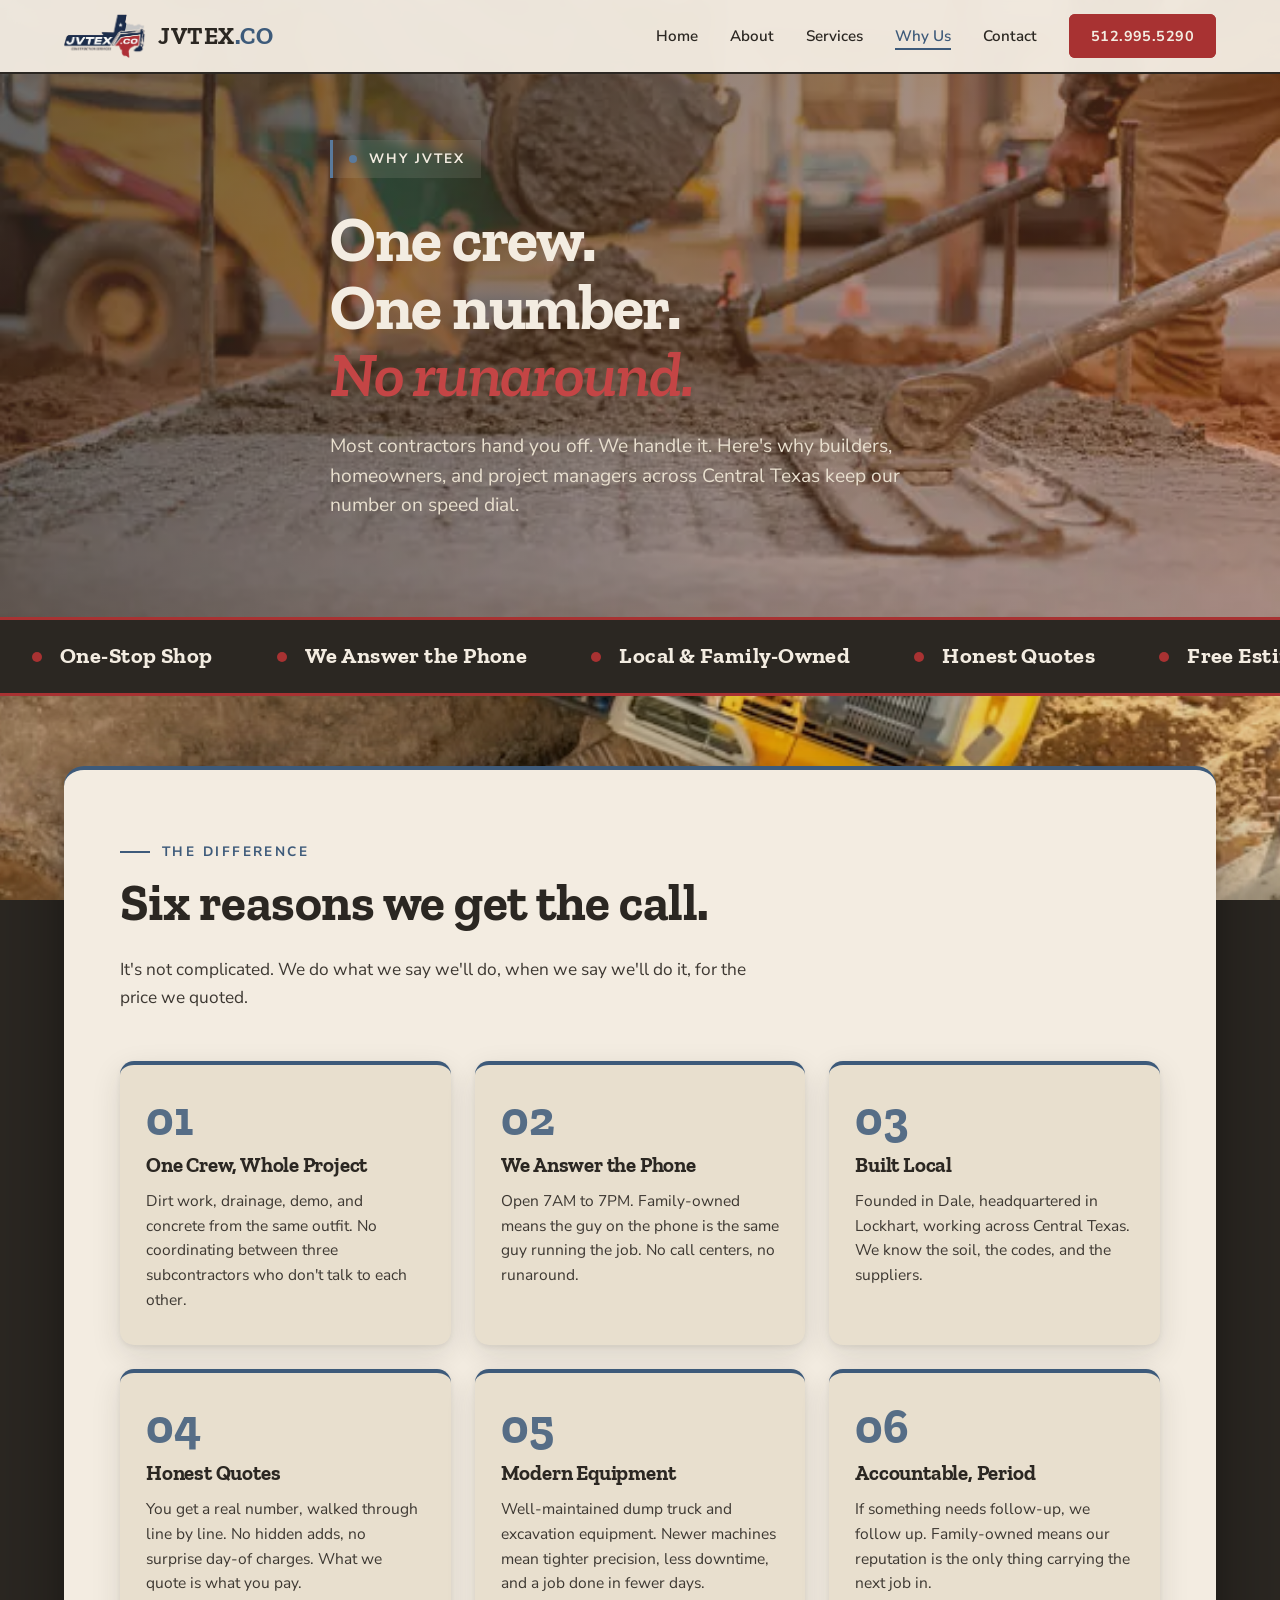
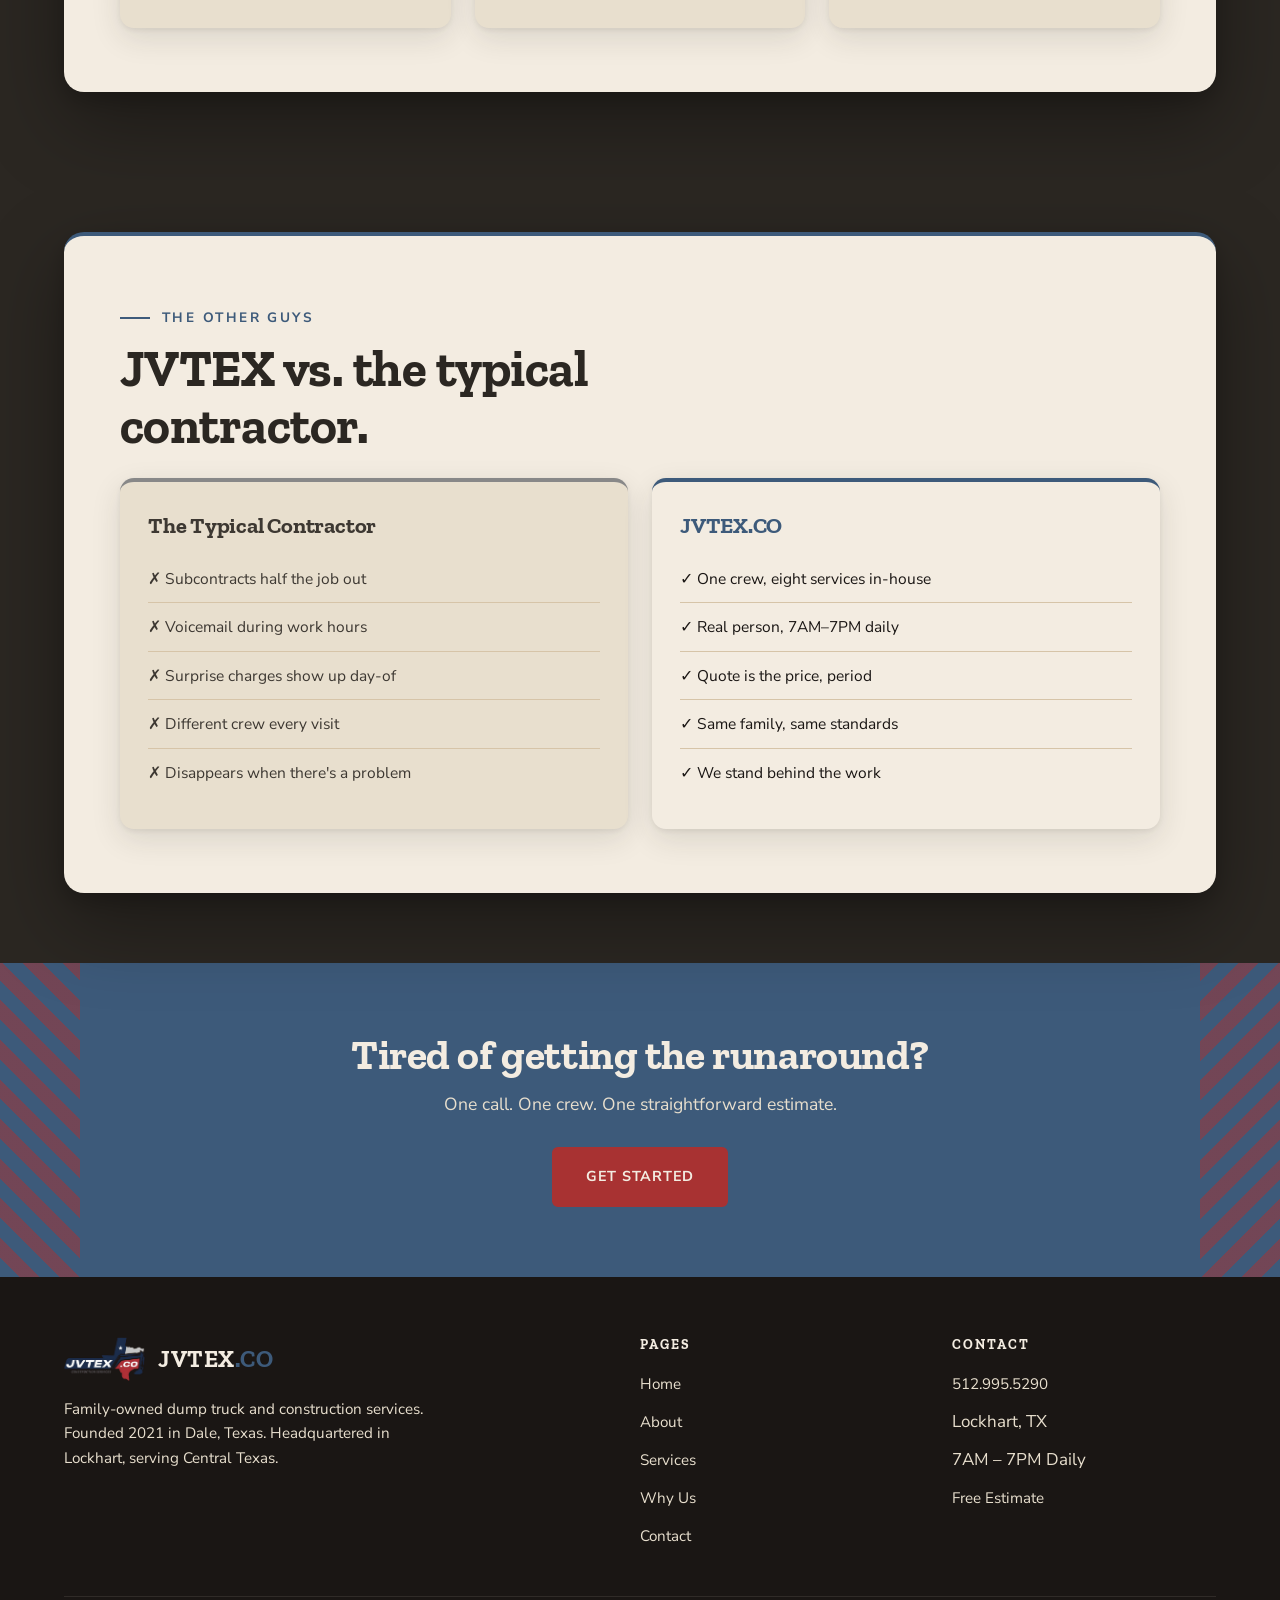
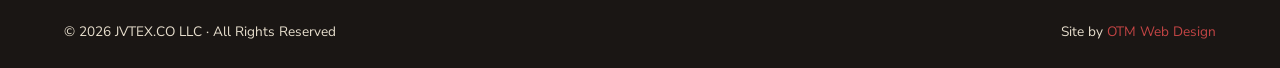
<file: why.html>
<!DOCTYPE html>
<html lang="en">
<head>
<meta charset="UTF-8">
<meta name="viewport" content="width=device-width, initial-scale=1.0">
<title>Why Choose JVTEX.CO | One-Stop Construction & Trucking</title>
<meta name="description" content="Why builders, contractors, and homeowners across Central Texas trust JVTEX.CO. Family-owned, one crew, one phone call, no surprises.">

<link rel="preconnect" href="https://fonts.googleapis.com">
<link rel="preconnect" href="https://fonts.gstatic.com" crossorigin>
<link href="https://fonts.googleapis.com/css2?family=Zilla+Slab:wght@500;600;700&family=Nunito+Sans:wght@400;600;700&display=swap" rel="stylesheet">
<link rel="stylesheet" href="style.css">
</head>
<body>

<!-- HEADER -->
<header>
  <div class="nav-wrap">
    <a href="index.html" class="logo">
      <img src="assets/logo.png" alt="JVTEX.CO Logo">
      <span class="logo-text-wrap">JVTEX<span class="logo-dot">.CO</span></span>
    </a>
    <button class="menu-toggle" aria-label="Menu">
      <span></span><span></span><span></span>
    </button>
    <nav>
      <ul>
        <li><a href="index.html">Home</a></li>
        <li><a href="about.html">About</a></li>
        <li><a href="services.html">Services</a></li>
        <li><a href="why.html">Why Us</a></li>
        <li><a href="contact.html">Contact</a></li>
        <li><a href="tel:5129955290" class="cta-btn">512.995.5290</a></li>
      </ul>
    </nav>
  </div>
</header>

<!-- HERO -->
<section class="hero hero-inner" style="background-image: url('assets/hero-why.jpg');">
  <div class="container">
    <div class="hero-content">
      <div class="hero-eyebrow">Why JVTEX</div>
      <h1>One crew.<br>One number.<br><span class="accent">No runaround.</span></h1>
      <p>Most contractors hand you off. We handle it. Here's why builders, homeowners, and project managers across Central Texas keep our number on speed dial.</p>
    </div>
  </div>
</section>

<!-- MARQUEE -->
<div class="marquee">
  <div class="marquee-track">
    <div class="marquee-item"><span class="marquee-dot"></span>One-Stop Shop</div>
    <div class="marquee-item"><span class="marquee-dot"></span>We Answer the Phone</div>
    <div class="marquee-item"><span class="marquee-dot"></span>Local & Family-Owned</div>
    <div class="marquee-item"><span class="marquee-dot"></span>Honest Quotes</div>
    <div class="marquee-item"><span class="marquee-dot"></span>Free Estimates</div>
    <div class="marquee-item"><span class="marquee-dot"></span>On-Time Delivery</div>
    <div class="marquee-item"><span class="marquee-dot"></span>One-Stop Shop</div>
    <div class="marquee-item"><span class="marquee-dot"></span>We Answer the Phone</div>
    <div class="marquee-item"><span class="marquee-dot"></span>Local & Family-Owned</div>
    <div class="marquee-item"><span class="marquee-dot"></span>Honest Quotes</div>
    <div class="marquee-item"><span class="marquee-dot"></span>Free Estimates</div>
    <div class="marquee-item"><span class="marquee-dot"></span>On-Time Delivery</div>
  </div>
</div>

<!-- WHY US (BONE FRAME) -->
<section>
  <div class="container">
    <div class="section-frame frame-bone">
      <span class="section-eyebrow">The Difference</span>
      <h2 class="section-title">Six reasons we get the call.</h2>
      <p class="section-intro">It's not complicated. We do what we say we'll do, when we say we'll do it, for the price we quoted.</p>

      <div class="services-grid">
        <div class="why-card">
          <span class="num">01</span>
          <h3>One Crew, Whole Project</h3>
          <p>Dirt work, drainage, demo, and concrete from the same outfit. No coordinating between three subcontractors who don't talk to each other.</p>
        </div>
        <div class="why-card">
          <span class="num">02</span>
          <h3>We Answer the Phone</h3>
          <p>Open 7AM to 7PM. Family-owned means the guy on the phone is the same guy running the job. No call centers, no runaround.</p>
        </div>
        <div class="why-card">
          <span class="num">03</span>
          <h3>Built Local</h3>
          <p>Founded in Dale, headquartered in Lockhart, working across Central Texas. We know the soil, the codes, and the suppliers.</p>
        </div>
        <div class="why-card">
          <span class="num">04</span>
          <h3>Honest Quotes</h3>
          <p>You get a real number, walked through line by line. No hidden adds, no surprise day-of charges. What we quote is what you pay.</p>
        </div>
        <div class="why-card">
          <span class="num">05</span>
          <h3>Modern Equipment</h3>
          <p>Well-maintained dump truck and excavation equipment. Newer machines mean tighter precision, less downtime, and a job done in fewer days.</p>
        </div>
        <div class="why-card">
          <span class="num">06</span>
          <h3>Accountable, Period</h3>
          <p>If something needs follow-up, we follow up. Family-owned means our reputation is the only thing carrying the next job in.</p>
        </div>
      </div>
    </div>
  </div>
</section>

<!-- COMPARISON (ASPHALT FRAME) -->
<section>
  <div class="container">
    <div class="section-frame frame-bone">
      <span class="section-eyebrow">The Other Guys</span>
      <h2 class="section-title">JVTEX vs. the typical contractor.</h2>

      <div class="compare-grid">
        <div class="compare-card compare-them">
          <h3>The Typical Contractor</h3>
          <ul>
            <li>✗ Subcontracts half the job out</li>
            <li>✗ Voicemail during work hours</li>
            <li>✗ Surprise charges show up day-of</li>
            <li>✗ Different crew every visit</li>
            <li>✗ Disappears when there's a problem</li>
          </ul>
        </div>
        <div class="compare-card compare-us">
          <h3>JVTEX.CO</h3>
          <ul>
            <li>✓ One crew, eight services in-house</li>
            <li>✓ Real person, 7AM–7PM daily</li>
            <li>✓ Quote is the price, period</li>
            <li>✓ Same family, same standards</li>
            <li>✓ We stand behind the work</li>
          </ul>
        </div>
      </div>
    </div>
  </div>
</section>

<!-- CTA STRIP -->
<section class="cta-strip">
  <div class="container">
    <h2>Tired of getting the runaround?</h2>
    <p>One call. One crew. One straightforward estimate.</p>
    <a href="contact.html" class="btn-primary">Get Started</a>
  </div>
</section>

<!-- FOOTER -->
<footer>
  <div class="container">
    <div class="footer-grid">
      <div class="footer-brand">
        <a href="index.html" class="logo">
          <img src="assets/logo.png" alt="JVTEX.CO Logo">
          <span class="logo-text-wrap">JVTEX<span class="logo-dot">.CO</span></span>
        </a>
        <p>Family-owned dump truck and construction services. Founded 2021 in Dale, Texas. Headquartered in Lockhart, serving Central Texas.</p>
      </div>
      <div class="footer-col">
        <h4>Pages</h4>
        <ul>
          <li><a href="index.html">Home</a></li>
          <li><a href="about.html">About</a></li>
          <li><a href="services.html">Services</a></li>
          <li><a href="why.html">Why Us</a></li>
          <li><a href="contact.html">Contact</a></li>
        </ul>
      </div>
      <div class="footer-col">
        <h4>Contact</h4>
        <ul>
          <li><a href="tel:5129955290">512.995.5290</a></li>
          <li>Lockhart, TX</li>
          <li>7AM – 7PM Daily</li>
          <li><a href="contact.html">Free Estimate</a></li>
        </ul>
      </div>
    </div>
    <div class="footer-bottom">
      <div>© 2026 JVTEX.CO LLC · All Rights Reserved</div>
      <div>Site by <a href="https://otm-designs.com" style="color: var(--barn-light);">OTM Web Design</a></div>
    </div>
  </div>
</footer>

<script src="script.js"></script>
</body>
</html>
</file>
<file: style.css>
/* ============================================
   JVTEX.CO — OTM Web Design
   Section Frame Pattern (blue-collar template)
   ============================================ */

:root {
  --slate: #3d5a7a;
  --slate-dark: #2c4258;
  --slate-light: #5a7a9c;
  --barn: #a83232;
  --barn-dark: #832525;
  --barn-light: #c44545;
  --asphalt: #2b2722;
  --asphalt-light: #3d3832;
  --bone: #f3ece1;
  --bone-dark: #e8dfce;
  --sand: #d6c4a8;
  --ink: #1a1614;
  --safety: #f1b842;

  --shadow-card: 0 10px 30px rgba(43, 39, 34, 0.12), 0 2px 6px rgba(43, 39, 34, 0.08);
  --shadow-card-hover: 0 20px 50px rgba(43, 39, 34, 0.18), 0 4px 12px rgba(43, 39, 34, 0.1);
  --shadow-frame: 0 30px 80px rgba(0, 0, 0, 0.35), 0 8px 20px rgba(0, 0, 0, 0.18);

  --radius-card: 14px;
  --radius-frame: 20px;
}

* { margin: 0; padding: 0; box-sizing: border-box; }
html { scroll-behavior: smooth; }

/* ============================================
   FIXED PARALLAX BG (muted ~12%)
   ============================================ */
body {
  font-family: 'Nunito Sans', sans-serif;
  font-size: 17px;
  line-height: 1.65;
  color: var(--ink);
  background-color: var(--asphalt);
  overflow-x: hidden;
  position: relative;
  min-height: 100vh;
}

body::before {
  content: '';
  position: fixed;
  top: 0;
  left: 0;
  width: 100vw;
  height: 100vh;
  background-image: url('assets/bg-fixed.jpg');
  background-size: cover;
  background-position: center;
  background-repeat: no-repeat;
  z-index: -2;
  pointer-events: none;
}

/* Subtle dark mute over the parallax — keeps it atmospheric */
body::after {
  content: '';
  position: fixed;
  top: 0;
  left: 0;
  width: 100vw;
  height: 100vh;
  background: rgba(43, 39, 34, 0.13);
  z-index: -1;
  pointer-events: none;
}

h1, h2, h3, h4 {
  font-family: 'Zilla Slab', serif;
  font-weight: 700;
  letter-spacing: -0.01em;
  line-height: 1.1;
  color: var(--asphalt);
}

a { color: inherit; text-decoration: none; }

.container {
  max-width: 1200px;
  margin: 0 auto;
  padding: 0 24px;
  position: relative;
  z-index: 1;
}

/* ============================================
   HEADER / NAV
   ============================================ */
header {
  position: fixed;
  top: 0;
  left: 0;
  right: 0;
  z-index: 100;
  background: rgba(243, 236, 225, 0.96);
  backdrop-filter: blur(10px);
  -webkit-backdrop-filter: blur(10px);
  border-bottom: 2px solid var(--asphalt);
  transition: all 0.3s ease;
}

.nav-wrap {
  display: flex;
  justify-content: space-between;
  align-items: center;
  padding: 14px 24px;
  max-width: 1200px;
  margin: 0 auto;
}

.logo {
  display: flex;
  align-items: center;
  gap: 12px;
  font-family: 'Zilla Slab', serif;
  font-weight: 700;
  font-size: 1.5rem;
  letter-spacing: 0.02em;
}

.logo img {
  height: 44px;
  width: auto;
  display: block;
}

.logo-text-wrap { color: var(--asphalt); }
.logo-dot { color: var(--slate); }

nav ul {
  display: flex;
  list-style: none;
  gap: 32px;
  align-items: center;
}

nav a {
  font-size: 0.95rem;
  font-weight: 600;
  color: var(--asphalt);
  position: relative;
  padding: 4px 0;
  transition: color 0.2s;
}

nav a:not(.cta-btn)::after {
  content: '';
  position: absolute;
  bottom: 0;
  left: 0;
  width: 0;
  height: 2px;
  background: var(--slate);
  transition: width 0.3s ease;
}

nav a:not(.cta-btn):hover::after,
nav a.active::after { width: 100%; }
nav a:hover, nav a.active { color: var(--slate); }

.cta-btn {
  background: var(--barn);
  color: var(--bone) !important;
  padding: 10px 20px;
  border-radius: 6px;
  font-weight: 700;
  letter-spacing: 0.03em;
  border: 2px solid var(--barn);
  transition: all 0.2s;
  font-size: 0.9rem;
  text-transform: uppercase;
}

.cta-btn:hover {
  background: var(--asphalt);
  border-color: var(--asphalt);
  color: var(--bone) !important;
}

.menu-toggle {
  display: none;
  background: none;
  border: none;
  cursor: pointer;
  padding: 8px;
}

.menu-toggle span {
  display: block;
  width: 26px;
  height: 2px;
  background: var(--asphalt);
  margin: 6px 0;
  transition: all 0.3s;
}

/* ============================================
   HERO
   ============================================ */
.hero {
  position: relative;
  min-height: 92vh;
  display: flex;
  align-items: center;
  padding: 120px 0 80px;
  overflow: hidden;
  background-color: var(--asphalt);
  background-size: cover;
  background-position: center;
  background-repeat: no-repeat;
}

.hero::before {
  content: '';
  position: absolute;
  inset: 0;
  background: linear-gradient(135deg, rgba(43, 39, 34, 0.7) 0%, rgba(160, 72, 31, 0.45) 100%);
  z-index: 1;
}

.hero-content {
  position: relative;
  z-index: 2;
  max-width: 850px;
}

.hero-eyebrow {
  display: inline-flex;
  align-items: center;
  gap: 12px;
  background: rgba(243, 236, 225, 0.1);
  backdrop-filter: blur(4px);
  padding: 8px 16px;
  border-left: 3px solid var(--slate-light);
  color: var(--bone);
  font-size: 0.85rem;
  font-weight: 700;
  letter-spacing: 0.15em;
  text-transform: uppercase;
  margin-bottom: 28px;
  animation: slide-up 0.7s 0.1s both;
}

.hero-eyebrow::before {
  content: '';
  width: 8px;
  height: 8px;
  background: var(--slate-light);
  border-radius: 50%;
}

.hero h1 {
  font-size: clamp(2.5rem, 6vw, 5rem);
  color: var(--bone);
  margin-bottom: 24px;
  line-height: 1.05;
  letter-spacing: -0.02em;
  animation: slide-up 0.8s 0.2s both;
}

.hero h1 .accent {
  color: var(--barn-light);
  font-style: italic;
  font-weight: 600;
}

.hero p {
  font-size: 1.2rem;
  color: var(--bone-dark);
  max-width: 620px;
  margin-bottom: 36px;
  line-height: 1.55;
  animation: slide-up 0.8s 0.35s both;
}

.hero-buttons {
  display: flex;
  gap: 16px;
  flex-wrap: wrap;
  animation: slide-up 0.8s 0.5s both;
}

.hero.hero-inner {
  min-height: 60vh;
  padding: 140px 0 60px;
}

.hero.hero-inner h1 {
  font-size: clamp(2.2rem, 5vw, 4rem);
}

/* ============================================
   BUTTONS
   ============================================ */
.btn-primary, .btn-secondary {
  padding: 16px 32px;
  font-family: 'Nunito Sans', sans-serif;
  font-weight: 700;
  letter-spacing: 0.05em;
  text-transform: uppercase;
  font-size: 0.9rem;
  border-radius: 6px;
  border: 2px solid;
  transition: all 0.25s;
  display: inline-flex;
  align-items: center;
  gap: 10px;
  cursor: pointer;
}

.btn-primary {
  background: var(--barn);
  border-color: var(--barn);
  color: var(--bone);
}

.btn-primary:hover {
  background: var(--barn-dark);
  border-color: var(--barn-dark);
  transform: translateY(-2px);
  box-shadow: 0 8px 20px rgba(168, 50, 50, 0.4);
}

.btn-secondary {
  background: transparent;
  border-color: var(--bone);
  color: var(--bone);
}

.btn-secondary:hover {
  background: var(--bone);
  color: var(--asphalt);
}

@keyframes slide-up {
  from { opacity: 0; transform: translateY(30px); }
  to { opacity: 1; transform: translateY(0); }
}

/* ============================================
   MARQUEE
   ============================================ */
.marquee {
  background: var(--asphalt);
  border-top: 3px solid var(--barn);
  border-bottom: 3px solid var(--barn);
  overflow: hidden;
  position: relative;
  padding: 18px 0;
}

.marquee-track {
  display: flex;
  width: max-content;
  animation: marquee-scroll 35s linear infinite;
}

.marquee-track:hover { animation-play-state: paused; }

.marquee-item {
  display: flex;
  align-items: center;
  gap: 18px;
  padding: 0 32px;
  font-family: 'Zilla Slab', serif;
  font-size: 1.4rem;
  font-weight: 700;
  color: var(--bone);
  white-space: nowrap;
  letter-spacing: 0.02em;
}

.marquee-dot {
  width: 10px;
  height: 10px;
  background: var(--barn);
  border-radius: 50%;
  flex-shrink: 0;
}

@keyframes marquee-scroll {
  0% { transform: translateX(0); }
  100% { transform: translateX(-50%); }
}

/* ============================================
   SECTION FRAME — the floating container card
   that holds each section's content
   ============================================ */
section {
  padding: 70px 0;
  position: relative;
}

.section-frame {
  border-radius: var(--radius-frame);
  padding: 64px 56px;
  box-shadow: var(--shadow-frame);
  position: relative;
  overflow: hidden;
}

/* === Frame variants === */
.frame-bone {
  background: var(--bone);
  color: var(--ink);
  border-top: 4px solid var(--slate);
}

.frame-clay {
  background: var(--slate);
  color: var(--bone);
  border-top: 4px solid var(--safety);
}

.frame-asphalt {
  background: var(--asphalt);
  color: var(--bone);
  border-top: 4px solid var(--safety);
}

/* === Text colors per frame === */
.frame-bone h1, .frame-bone h2, .frame-bone h3, .frame-bone h4 { color: var(--asphalt); }
.frame-bone .section-eyebrow { color: var(--slate); }
.frame-bone .section-eyebrow::before { background: var(--slate); }
.frame-bone .section-intro { color: var(--asphalt-light); }

.frame-clay h1, .frame-clay h2, .frame-clay h3, .frame-clay h4 { color: var(--bone); }
.frame-clay .section-eyebrow { color: var(--safety); }
.frame-clay .section-eyebrow::before { background: var(--safety); }
.frame-clay .section-intro { color: var(--bone-dark); }

.frame-asphalt h1, .frame-asphalt h2, .frame-asphalt h3, .frame-asphalt h4 { color: var(--bone); }
.frame-asphalt .section-eyebrow { color: var(--safety); }
.frame-asphalt .section-eyebrow::before { background: var(--safety); }
.frame-asphalt .section-intro { color: var(--bone-dark); }

/* ============================================
   COMMON SECTION HEADERS
   ============================================ */
.section-eyebrow {
  font-size: 0.85rem;
  font-weight: 700;
  letter-spacing: 0.18em;
  text-transform: uppercase;
  margin-bottom: 12px;
  display: inline-flex;
  align-items: center;
  gap: 12px;
}

.section-eyebrow::before {
  content: '';
  width: 30px;
  height: 2px;
}

.section-title {
  font-size: clamp(2rem, 4.5vw, 3.2rem);
  margin-bottom: 24px;
  max-width: 720px;
}

.section-intro {
  max-width: 660px;
  font-size: 1.08rem;
  margin-bottom: 48px;
}

/* ============================================
   INNER CARDS — service cards, why cards
   These live INSIDE a section-frame
   ============================================ */
.services-grid {
  display: grid;
  grid-template-columns: repeat(auto-fit, minmax(260px, 1fr));
  gap: 24px;
  margin-top: 8px;
}

.services-grid.grid-2x2 {
  grid-template-columns: repeat(2, 1fr);
  max-width: 800px;
  margin-left: auto;
  margin-right: auto;
}

@media (max-width: 700px) {
  .services-grid.grid-2x2 {
    grid-template-columns: 1fr;
    max-width: 480px;
  }
}

/* === Cards inside a BONE frame (light bg, dark cards/contrast cards) === */
.frame-bone .service-card,
.frame-bone .why-card {
  background: var(--bone-dark);
  border-top: 4px solid var(--slate);
  color: var(--ink);
}

.frame-bone .service-card h3,
.frame-bone .why-card h3 { color: var(--asphalt); }

.frame-bone .service-card p,
.frame-bone .why-card p { color: var(--asphalt-light); }

.frame-bone .service-icon {
  background: var(--slate);
  color: var(--bone);
}

.frame-bone .service-num,
.frame-bone .why-card .num { color: var(--slate); }

/* === Cards inside a CLAY frame === */
.frame-clay .service-card,
.frame-clay .why-card {
  background: var(--bone);
  border-top: 4px solid var(--asphalt);
  color: var(--ink);
}

.frame-clay .service-card h3,
.frame-clay .why-card h3 { color: var(--asphalt); }

.frame-clay .service-card p,
.frame-clay .why-card p { color: var(--asphalt-light); }

.frame-clay .service-icon {
  background: var(--slate);
  color: var(--bone);
}

.frame-clay .service-num,
.frame-clay .why-card .num { color: var(--slate); }

/* === Cards inside an ASPHALT frame === */
.frame-asphalt .service-card,
.frame-asphalt .why-card {
  background: var(--asphalt-light);
  border-top: 4px solid var(--safety);
  color: var(--bone);
}

.frame-asphalt .service-card h3,
.frame-asphalt .why-card h3 { color: var(--bone); }

.frame-asphalt .service-card p,
.frame-asphalt .why-card p { color: var(--bone-dark); }

.frame-asphalt .service-icon {
  background: var(--safety);
  color: var(--asphalt);
}

.frame-asphalt .service-num,
.frame-asphalt .why-card .num { color: var(--safety); }

/* === Universal card styling === */
.service-card,
.why-card {
  padding: 32px 26px;
  border-radius: var(--radius-card);
  position: relative;
  box-shadow: var(--shadow-card);
  transition: transform 0.3s ease, box-shadow 0.3s ease;
}

.service-card:hover,
.why-card:hover {
  transform: translateY(-6px);
  box-shadow: var(--shadow-card-hover);
}

.service-icon {
  width: 56px;
  height: 56px;
  display: flex;
  align-items: center;
  justify-content: center;
  margin-bottom: 22px;
  border-radius: 10px;
  transition: all 0.3s;
}

.service-icon svg {
  width: 28px;
  height: 28px;
}

.service-card h3,
.why-card h3 {
  font-size: 1.3rem;
  margin-bottom: 12px;
}

.service-card p,
.why-card p {
  font-size: 0.97rem;
  line-height: 1.6;
}

.service-num {
  position: absolute;
  top: 24px;
  right: 26px;
  font-family: 'Zilla Slab', serif;
  font-size: 0.85rem;
  font-weight: 700;
  letter-spacing: 0.1em;
  opacity: 0.7;
}

.why-card .num {
  font-family: 'Zilla Slab', serif;
  font-size: 3rem;
  font-weight: 700;
  line-height: 0.9;
  display: block;
  margin-bottom: 14px;
  opacity: 0.85;
}

/* ============================================
   ABOUT SECTION (used inside a frame)
   ============================================ */
.about-grid {
  display: grid;
  grid-template-columns: 1fr 1fr;
  gap: 64px;
  align-items: center;
}

.about-image {
  position: relative;
  aspect-ratio: 4/5;
  overflow: hidden;
  border-radius: var(--radius-card);
  box-shadow: var(--shadow-card);
}

.about-image img {
  width: 100%;
  height: 100%;
  object-fit: cover;
  display: block;
}

.about-image-tag {
  position: absolute;
  bottom: 20px;
  left: 20px;
  background: var(--asphalt);
  color: var(--bone);
  padding: 14px 18px;
  font-family: 'Zilla Slab', serif;
  font-weight: 700;
  border-left: 4px solid var(--barn);
  border-radius: 8px;
}

.about-image-tag .small {
  display: block;
  font-size: 0.7rem;
  letter-spacing: 0.15em;
  text-transform: uppercase;
  font-weight: 700;
  color: var(--barn-light);
  font-family: 'Nunito Sans', sans-serif;
  margin-bottom: 4px;
}

.about-image-tag .big { font-size: 1.2rem; }

.about-text h2 { margin-bottom: 24px; }
.about-text p { margin-bottom: 18px; font-size: 1.05rem; }

.frame-bone .about-text p { color: var(--asphalt-light); }
.frame-bone .about-text strong { color: var(--ink); }

.frame-clay .about-text p, .frame-asphalt .about-text p { color: var(--bone-dark); }
.frame-clay .about-text strong, .frame-asphalt .about-text strong { color: var(--bone); }

.signature-block {
  margin-top: 28px;
  padding-top: 20px;
  border-top: 2px solid;
}

.frame-bone .signature-block { border-top-color: var(--sand); }
.frame-clay .signature-block, .frame-asphalt .signature-block {
  border-top-color: rgba(243, 236, 225, 0.2);
}

.signature-block .name {
  font-family: 'Zilla Slab', serif;
  font-weight: 700;
  font-size: 1.15rem;
}

.frame-bone .signature-block .name { color: var(--asphalt); }
.frame-clay .signature-block .name, .frame-asphalt .signature-block .name { color: var(--bone); }

.signature-block .title {
  font-size: 0.85rem;
  font-weight: 700;
  text-transform: uppercase;
  letter-spacing: 0.12em;
  margin-top: 4px;
}

.frame-bone .signature-block .title { color: var(--slate); }
.frame-clay .signature-block .title { color: var(--safety); }
.frame-asphalt .signature-block .title { color: var(--safety); }

/* ============================================
   CTA STRIP (full-width, between sections)
   ============================================ */
.cta-strip {
  background: var(--slate);
  padding: 70px 0;
  color: var(--bone);
  text-align: center;
  position: relative;
  overflow: hidden;
}

.cta-strip::before, .cta-strip::after {
  content: '';
  position: absolute;
  height: 100%;
  width: 80px;
  top: 0;
  background: repeating-linear-gradient(45deg, transparent 0 14px, rgba(168, 50, 50, 0.5) 14px 28px);
}

.cta-strip::before { left: 0; }
.cta-strip::after { right: 0; transform: scaleX(-1); }

.cta-strip h2 {
  color: var(--bone);
  font-size: clamp(1.8rem, 3.5vw, 2.6rem);
  margin-bottom: 12px;
}

.cta-strip p {
  font-size: 1.1rem;
  margin-bottom: 28px;
  color: var(--bone-dark);
}

.cta-strip .btn-primary {
  background: var(--barn);
  border-color: var(--barn);
}

.cta-strip .btn-primary:hover {
  background: var(--barn-dark);
  border-color: var(--barn-dark);
}

/* ============================================
   SERVICES PAGE — DETAILED CARDS (inside frame)
   ============================================ */
.service-detail {
  background: var(--bone-dark);
  border-radius: var(--radius-card);
  padding: 36px 32px;
  margin-bottom: 24px;
  box-shadow: var(--shadow-card);
  display: grid;
  grid-template-columns: auto 1fr;
  gap: 28px;
  align-items: start;
  border-left: 5px solid var(--slate);
}

.service-detail:last-child { margin-bottom: 0; }

.service-detail .icon-wrap {
  width: 72px;
  height: 72px;
  background: var(--slate);
  color: var(--bone);
  border-radius: 12px;
  display: flex;
  align-items: center;
  justify-content: center;
}

.service-detail .icon-wrap svg {
  width: 36px;
  height: 36px;
}

.service-detail h3 {
  font-size: 1.6rem;
  margin-bottom: 12px;
  color: var(--asphalt);
}

.service-detail p {
  color: var(--asphalt-light);
  font-size: 1rem;
  line-height: 1.7;
}

.service-detail .tags {
  display: flex;
  flex-wrap: wrap;
  gap: 8px;
  margin-top: 16px;
}

.service-detail .tag {
  background: var(--bone);
  color: var(--asphalt);
  padding: 6px 12px;
  border-radius: 4px;
  font-size: 0.78rem;
  font-weight: 700;
  text-transform: uppercase;
  letter-spacing: 0.05em;
}

/* ============================================
   CONTACT
   ============================================ */
.contact-grid {
  display: grid;
  grid-template-columns: 1fr 1fr;
  gap: 32px;
  align-items: start;
}

.contact-info-block {
  background: var(--asphalt);
  color: var(--bone);
  padding: 40px 36px;
  border-radius: var(--radius-card);
  box-shadow: var(--shadow-card);
  position: relative;
  overflow: hidden;
}

.contact-info-block::before {
  content: '';
  position: absolute;
  top: 0;
  left: 0;
  width: 100%;
  height: 4px;
  background: var(--barn);
}

.contact-info-block h3 {
  color: var(--bone);
  font-size: 1.5rem;
  margin-bottom: 24px;
}

.contact-row {
  display: flex;
  align-items: flex-start;
  gap: 16px;
  padding: 16px 0;
  border-bottom: 1px solid rgba(243, 236, 225, 0.12);
}

.contact-row:last-child { border-bottom: none; }

.contact-row svg {
  width: 22px;
  height: 22px;
  flex-shrink: 0;
  color: var(--slate-light);
  margin-top: 2px;
}

.contact-row .label {
  font-size: 0.75rem;
  font-weight: 700;
  text-transform: uppercase;
  letter-spacing: 0.15em;
  color: var(--bone-dark);
  margin-bottom: 4px;
}

.contact-row .value {
  font-family: 'Zilla Slab', serif;
  font-size: 1.1rem;
  font-weight: 600;
  color: var(--bone);
}

.contact-row a.value:hover { color: var(--barn-light); }

.form-block {
  background: var(--bone-dark);
  padding: 40px 36px;
  border-radius: var(--radius-card);
  box-shadow: var(--shadow-card);
  border-top: 4px solid var(--slate);
}

.form-block h3 { font-size: 1.5rem; margin-bottom: 8px; color: var(--asphalt); }
.form-block .form-intro { color: var(--asphalt-light); margin-bottom: 24px; }

.form-group { margin-bottom: 18px; }

.form-group label {
  display: block;
  font-size: 0.78rem;
  font-weight: 700;
  text-transform: uppercase;
  letter-spacing: 0.12em;
  color: var(--asphalt);
  margin-bottom: 8px;
}

.form-group input,
.form-group select,
.form-group textarea {
  width: 100%;
  padding: 13px 16px;
  border: 2px solid var(--sand);
  background: var(--bone);
  font-family: 'Nunito Sans', sans-serif;
  font-size: 1rem;
  color: var(--ink);
  border-radius: 6px;
  transition: border-color 0.2s;
}

.form-group input:focus,
.form-group select:focus,
.form-group textarea:focus {
  outline: none;
  border-color: var(--slate);
}

.form-group textarea { resize: vertical; min-height: 110px; }

.form-row {
  display: grid;
  grid-template-columns: 1fr 1fr;
  gap: 14px;
}

.form-block button {
  width: 100%;
  padding: 16px;
  background: var(--barn);
  color: var(--bone);
  border: 2px solid var(--barn);
  font-family: 'Nunito Sans', sans-serif;
  font-weight: 700;
  font-size: 0.95rem;
  letter-spacing: 0.08em;
  text-transform: uppercase;
  cursor: pointer;
  border-radius: 6px;
  transition: all 0.2s;
}

.form-block button:hover {
  background: var(--barn-dark);
  border-color: var(--barn-dark);
}

/* ============================================
   COMPARISON CARDS (why page)
   ============================================ */
.compare-grid {
  display: grid;
  grid-template-columns: 1fr 1fr;
  gap: 24px;
}

.compare-card {
  padding: 32px 28px;
  border-radius: var(--radius-card);
  box-shadow: var(--shadow-card);
}

.compare-card.compare-them {
  background: var(--bone-dark);
  border-top: 4px solid #888;
}

.compare-card.compare-us {
  background: var(--bone);
  border-top: 4px solid var(--slate);
}

.compare-card h3 { font-size: 1.4rem; margin-bottom: 16px; }
.compare-card.compare-them h3 { color: var(--asphalt-light); }
.compare-card.compare-us h3 { color: var(--slate); }

.compare-card ul { list-style: none; }

.compare-card li {
  padding: 11px 0;
  border-bottom: 1px solid var(--sand);
  font-size: 0.97rem;
}

.compare-card li:last-child { border-bottom: none; }

.compare-card.compare-them li { color: var(--asphalt-light); }
.compare-card.compare-us li { color: var(--ink); }

/* ============================================
   FOOTER
   ============================================ */
footer {
  background: var(--ink);
  color: var(--bone-dark);
  padding: 60px 0 24px;
  position: relative;
  z-index: 1;
}

.footer-grid {
  display: grid;
  grid-template-columns: 2fr 1fr 1fr;
  gap: 48px;
  margin-bottom: 36px;
}

.footer-brand .logo { color: var(--bone); margin-bottom: 16px; }
.footer-brand .logo .logo-text-wrap { color: var(--bone); }
.footer-brand p {
  font-size: 0.95rem;
  line-height: 1.6;
  max-width: 380px;
}

.footer-col h4 {
  color: var(--bone);
  font-size: 0.85rem;
  font-weight: 700;
  text-transform: uppercase;
  letter-spacing: 0.15em;
  margin-bottom: 18px;
}

.footer-col ul { list-style: none; }
.footer-col li { margin-bottom: 10px; }

.footer-col a {
  font-size: 0.95rem;
  color: var(--bone-dark);
  transition: color 0.2s;
}

.footer-col a:hover { color: var(--barn-light); }

.footer-bottom {
  padding-top: 24px;
  border-top: 1px solid rgba(243, 236, 225, 0.1);
  display: flex;
  justify-content: space-between;
  align-items: center;
  flex-wrap: wrap;
  gap: 16px;
  font-size: 0.85rem;
}

/* ============================================
   RESPONSIVE
   ============================================ */
@media (max-width: 900px) {
  .menu-toggle { display: block; }

  nav ul {
    position: fixed;
    top: 70px;
    left: 0;
    right: 0;
    background: var(--bone);
    flex-direction: column;
    padding: 24px;
    gap: 16px;
    border-bottom: 2px solid var(--asphalt);
    transform: translateY(-150%);
    transition: transform 0.3s;
  }

  nav ul.open { transform: translateY(0); }

  .about-grid { grid-template-columns: 1fr; gap: 48px; }
  .about-image { aspect-ratio: 4/3; max-width: 520px; margin: 0 auto; }
  .contact-grid { grid-template-columns: 1fr; gap: 24px; }
  .compare-grid { grid-template-columns: 1fr; }
  .footer-grid { grid-template-columns: 1fr; gap: 32px; }
  .form-row { grid-template-columns: 1fr; }
  .service-detail { grid-template-columns: 1fr; gap: 18px; padding: 28px 24px; }
  .section-frame { padding: 48px 32px; }
  section { padding: 50px 0; }
}

@media (max-width: 500px) {
  .hero { padding: 110px 0 60px; }
  .hero h1 { font-size: 2.4rem; }
  .hero-buttons { flex-direction: column; }
  .btn-primary, .btn-secondary { width: 100%; justify-content: center; }
  .section-frame { padding: 36px 22px; }
  .contact-info-block, .form-block { padding: 28px 22px; }
}
</file>
